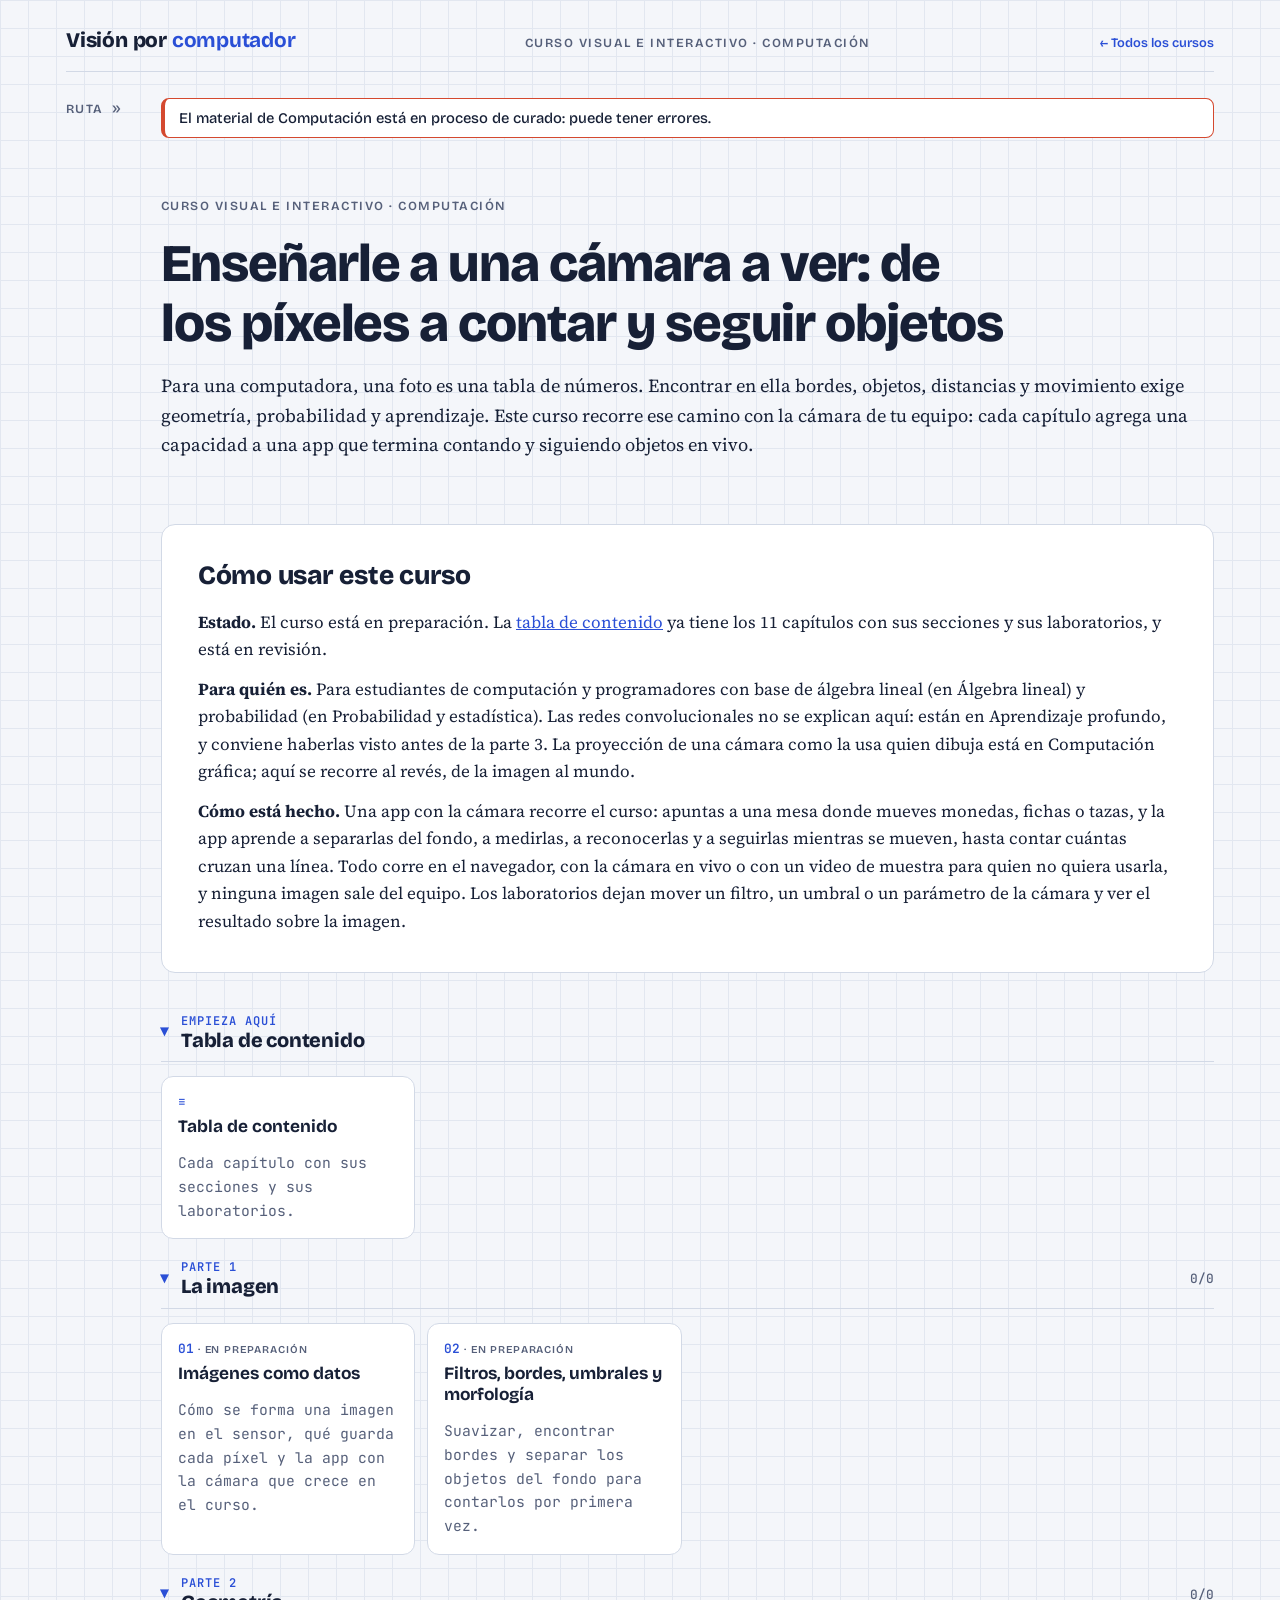
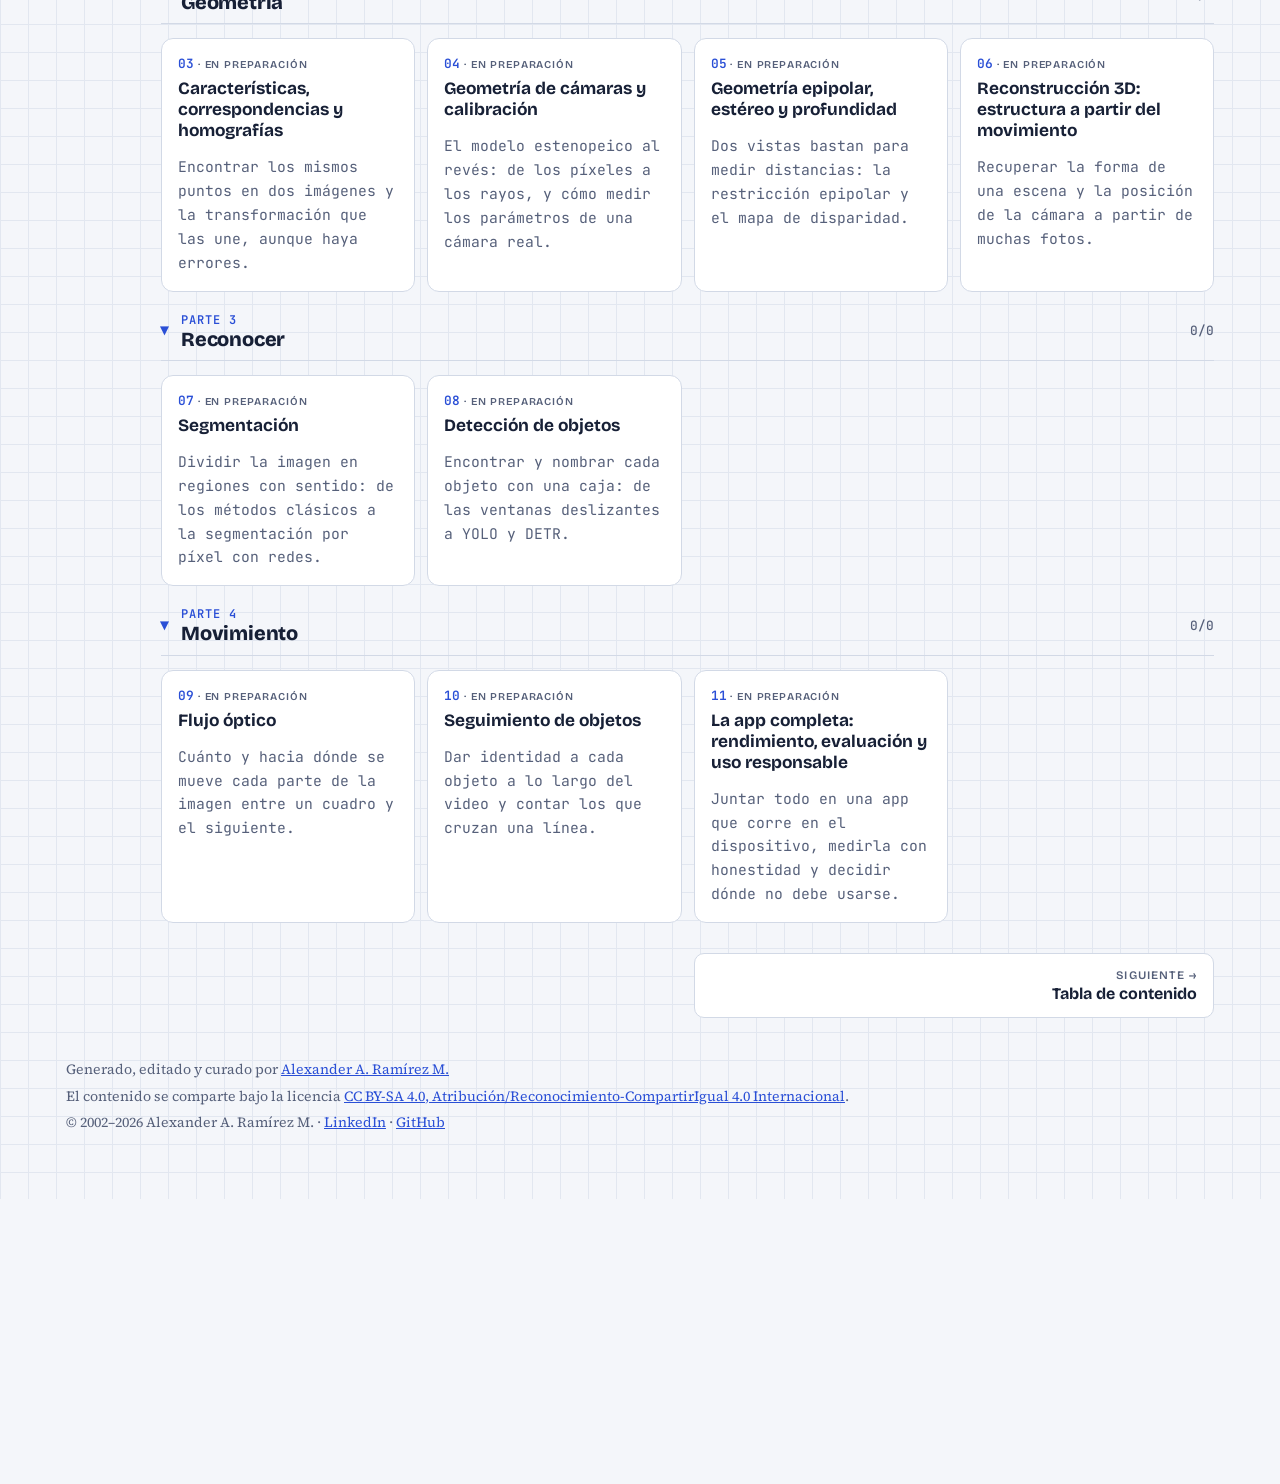
<file: index.html>
<!doctype html>
<html lang="es">
<head>
<!-- Google Tag Manager -->
<script>(function(w,d,s,l,i){w[l]=w[l]||[];w[l].push({'gtm.start':
new Date().getTime(),event:'gtm.js'});var f=d.getElementsByTagName(s)[0],
j=d.createElement(s),dl=l!='dataLayer'?'&l='+l:'';j.async=true;j.src=
'https://www.googletagmanager.com/gtm.js?id='+i+dl;f.parentNode.insertBefore(j,f);
})(window,document,'script','dataLayer','GTM-KX76XF8R');</script>
<!-- End Google Tag Manager -->
<meta charset="utf-8">
<meta name="viewport" content="width=device-width, initial-scale=1, viewport-fit=cover">
<title>Visión por computador</title>
<meta name="claude:viewport-fit-sides" content="cover">
<meta name="description" content="Cómo una computadora interpreta imágenes: filtros y bordes, características y correspondencias, geometría de cámaras y calibración, estéreo y reconstrucción 3D, flujo óptico, seguimiento, segmentación y detección de objetos, con una app que usa la cámara del lector.">
<link rel="preconnect" href="https://fonts.googleapis.com">
<link rel="preconnect" href="https://fonts.gstatic.com" crossorigin>
<link rel="stylesheet" href="https://fonts.googleapis.com/css2?family=Bricolage+Grotesque:opsz,wght@12..96,500;12..96,700;12..96,800&family=JetBrains+Mono:wght@400;600&family=Source+Serif+4:ital,opsz,wght@0,8..60,400;0,8..60,600;1,8..60,400;1,8..60,600&display=swap">
<link rel="stylesheet" href="assets/style.css">
</head>
<body>
<!-- Google Tag Manager (noscript) -->
<noscript><iframe src="https://www.googletagmanager.com/ns.html?id=GTM-KX76XF8R"
height="0" width="0" style="display:none;visibility:hidden"></iframe></noscript>
<!-- End Google Tag Manager (noscript) -->
<div class="wrap" data-page="index">
<header class="topbar"><a class="brand" href="index.html">Visión por <b>computador</b></a><span class="eyebrow">Curso visual e interactivo · Computación</span><a class="al-sitio" href="https://aaramirez.github.io/">← Todos los cursos</a></header>
<div class="layout">
<nav class="toc" id="toc" aria-label="Ruta de aprendizaje"></nav>
<main>

<p class="aviso-curado" role="note">El material de Computación está en proceso de curado: puede tener errores.</p>
<header class="hero">
  <span class="eyebrow">Curso visual e interactivo · Computación</span>
  <h1>Enseñarle a una cámara a ver: de los píxeles a contar y seguir objetos</h1>
  <p class="lede">Para una computadora, una foto es una tabla de números. Encontrar en ella bordes, objetos, distancias y movimiento exige geometría, probabilidad y aprendizaje. Este curso recorre ese camino con la cámara de tu equipo: cada capítulo agrega una capacidad a una app que termina contando y siguiendo objetos en vivo.</p>
</header>

<section>
  <h2>Cómo usar este curso</h2>
  <div class="prose">
    <p><b>Estado.</b> El curso está en preparación. La <a href="temario.html">tabla de contenido</a> ya tiene los 11 capítulos con sus secciones y sus laboratorios, y está en revisión.</p>
    <p><b>Para quién es.</b> Para estudiantes de computación y programadores con base de álgebra lineal (en Álgebra lineal) y probabilidad (en Probabilidad y estadística). Las redes convolucionales no se explican aquí: están en Aprendizaje profundo, y conviene haberlas visto antes de la parte 3. La proyección de una cámara como la usa quien dibuja está en Computación gráfica; aquí se recorre al revés, de la imagen al mundo.</p>
    <p><b>Cómo está hecho.</b> Una app con la cámara recorre el curso: apuntas a una mesa donde mueves monedas, fichas o tazas, y la app aprende a separarlas del fondo, a medirlas, a reconocerlas y a seguirlas mientras se mueven, hasta contar cuántas cruzan una línea. Todo corre en el navegador, con la cámara en vivo o con un video de muestra para quien no quiera usarla, y ninguna imagen sale del equipo. Los laboratorios dejan mover un filtro, un umbral o un parámetro de la cámara y ver el resultado sobre la imagen.</p>
  </div>
</section>

<details class="stage" id="temario" open><summary><h2><span class="pn">Empieza aquí</span> Tabla de contenido</h2></summary>
  <div class="mods">
    <a class="mod" href="temario.html"><span class="n">≡</span><b>Tabla de contenido</b><p>Cada capítulo con sus secciones y sus laboratorios.</p></a>
  </div>
</details>

<details class="stage" id="parte-1" open><summary><h2><span class="pn">Parte 1</span> La imagen</h2><span class="cuenta" data-etapa-cuenta="1"></span></summary>
  <div class="mods">
    <div class="mod soon" data-id="imagenes-como-datos"><span class="n">01</span><b>Imágenes como datos</b><p>Cómo se forma una imagen en el sensor, qué guarda cada píxel y la app con la cámara que crece en el curso.</p></div>
    <div class="mod soon" data-id="filtros-bordes-y-regiones"><span class="n">02</span><b>Filtros, bordes, umbrales y morfología</b><p>Suavizar, encontrar bordes y separar los objetos del fondo para contarlos por primera vez.</p></div>
  </div>
</details>

<details class="stage" id="parte-2" open><summary><h2><span class="pn">Parte 2</span> Geometría</h2><span class="cuenta" data-etapa-cuenta="2"></span></summary>
  <div class="mods">
    <div class="mod soon" data-id="caracteristicas-y-correspondencias"><span class="n">03</span><b>Características, correspondencias y homografías</b><p>Encontrar los mismos puntos en dos imágenes y la transformación que las une, aunque haya errores.</p></div>
    <div class="mod soon" data-id="geometria-de-camaras"><span class="n">04</span><b>Geometría de cámaras y calibración</b><p>El modelo estenopeico al revés: de los píxeles a los rayos, y cómo medir los parámetros de una cámara real.</p></div>
    <div class="mod soon" data-id="estereo-y-profundidad"><span class="n">05</span><b>Geometría epipolar, estéreo y profundidad</b><p>Dos vistas bastan para medir distancias: la restricción epipolar y el mapa de disparidad.</p></div>
    <div class="mod soon" data-id="reconstruccion-3d"><span class="n">06</span><b>Reconstrucción 3D: estructura a partir del movimiento</b><p>Recuperar la forma de una escena y la posición de la cámara a partir de muchas fotos.</p></div>
  </div>
</details>

<details class="stage" id="parte-3" open><summary><h2><span class="pn">Parte 3</span> Reconocer</h2><span class="cuenta" data-etapa-cuenta="3"></span></summary>
  <div class="mods">
    <div class="mod soon" data-id="segmentacion"><span class="n">07</span><b>Segmentación</b><p>Dividir la imagen en regiones con sentido: de los métodos clásicos a la segmentación por píxel con redes.</p></div>
    <div class="mod soon" data-id="deteccion-de-objetos"><span class="n">08</span><b>Detección de objetos</b><p>Encontrar y nombrar cada objeto con una caja: de las ventanas deslizantes a YOLO y DETR.</p></div>
  </div>
</details>

<details class="stage" id="parte-4" open><summary><h2><span class="pn">Parte 4</span> Movimiento</h2><span class="cuenta" data-etapa-cuenta="4"></span></summary>
  <div class="mods">
    <div class="mod soon" data-id="flujo-optico"><span class="n">09</span><b>Flujo óptico</b><p>Cuánto y hacia dónde se mueve cada parte de la imagen entre un cuadro y el siguiente.</p></div>
    <div class="mod soon" data-id="seguimiento"><span class="n">10</span><b>Seguimiento de objetos</b><p>Dar identidad a cada objeto a lo largo del video y contar los que cruzan una línea.</p></div>
    <div class="mod soon" data-id="la-app-completa"><span class="n">11</span><b>La app completa: rendimiento, evaluación y uso responsable</b><p>Juntar todo en una app que corre en el dispositivo, medirla con honestidad y decidir dónde no debe usarse.</p></div>
  </div>
</details>



<nav class="pager" id="pager" aria-label="Capítulo anterior y siguiente"></nav>
</main>
</div>
<footer><span>Generado, editado y curado por <a href="https://www.linkedin.com/in/alexander-ramirez-morales/" target="_blank" rel="noopener">Alexander A. Ramírez M.</a></span><span>El contenido se comparte bajo la licencia <a href="https://creativecommons.org/licenses/by-sa/4.0/deed.es" target="_blank" rel="noopener">CC BY-SA 4.0, Atribución/Reconocimiento-CompartirIgual 4.0 Internacional</a>.</span><span>© 2002–<span data-anio>2026</span> Alexander A. Ramírez M. · <a href="https://www.linkedin.com/in/alexander-ramirez-morales/" target="_blank" rel="noopener">LinkedIn</a> · <a href="https://github.com/aaramirez" target="_blank" rel="noopener">GitHub</a></span><script>document.querySelectorAll('[data-anio]').forEach(function (e) { e.textContent = new Date().getFullYear(); });</script></footer>
</div>
<script src="assets/lab.js"></script>
</body>
</html>
</file>
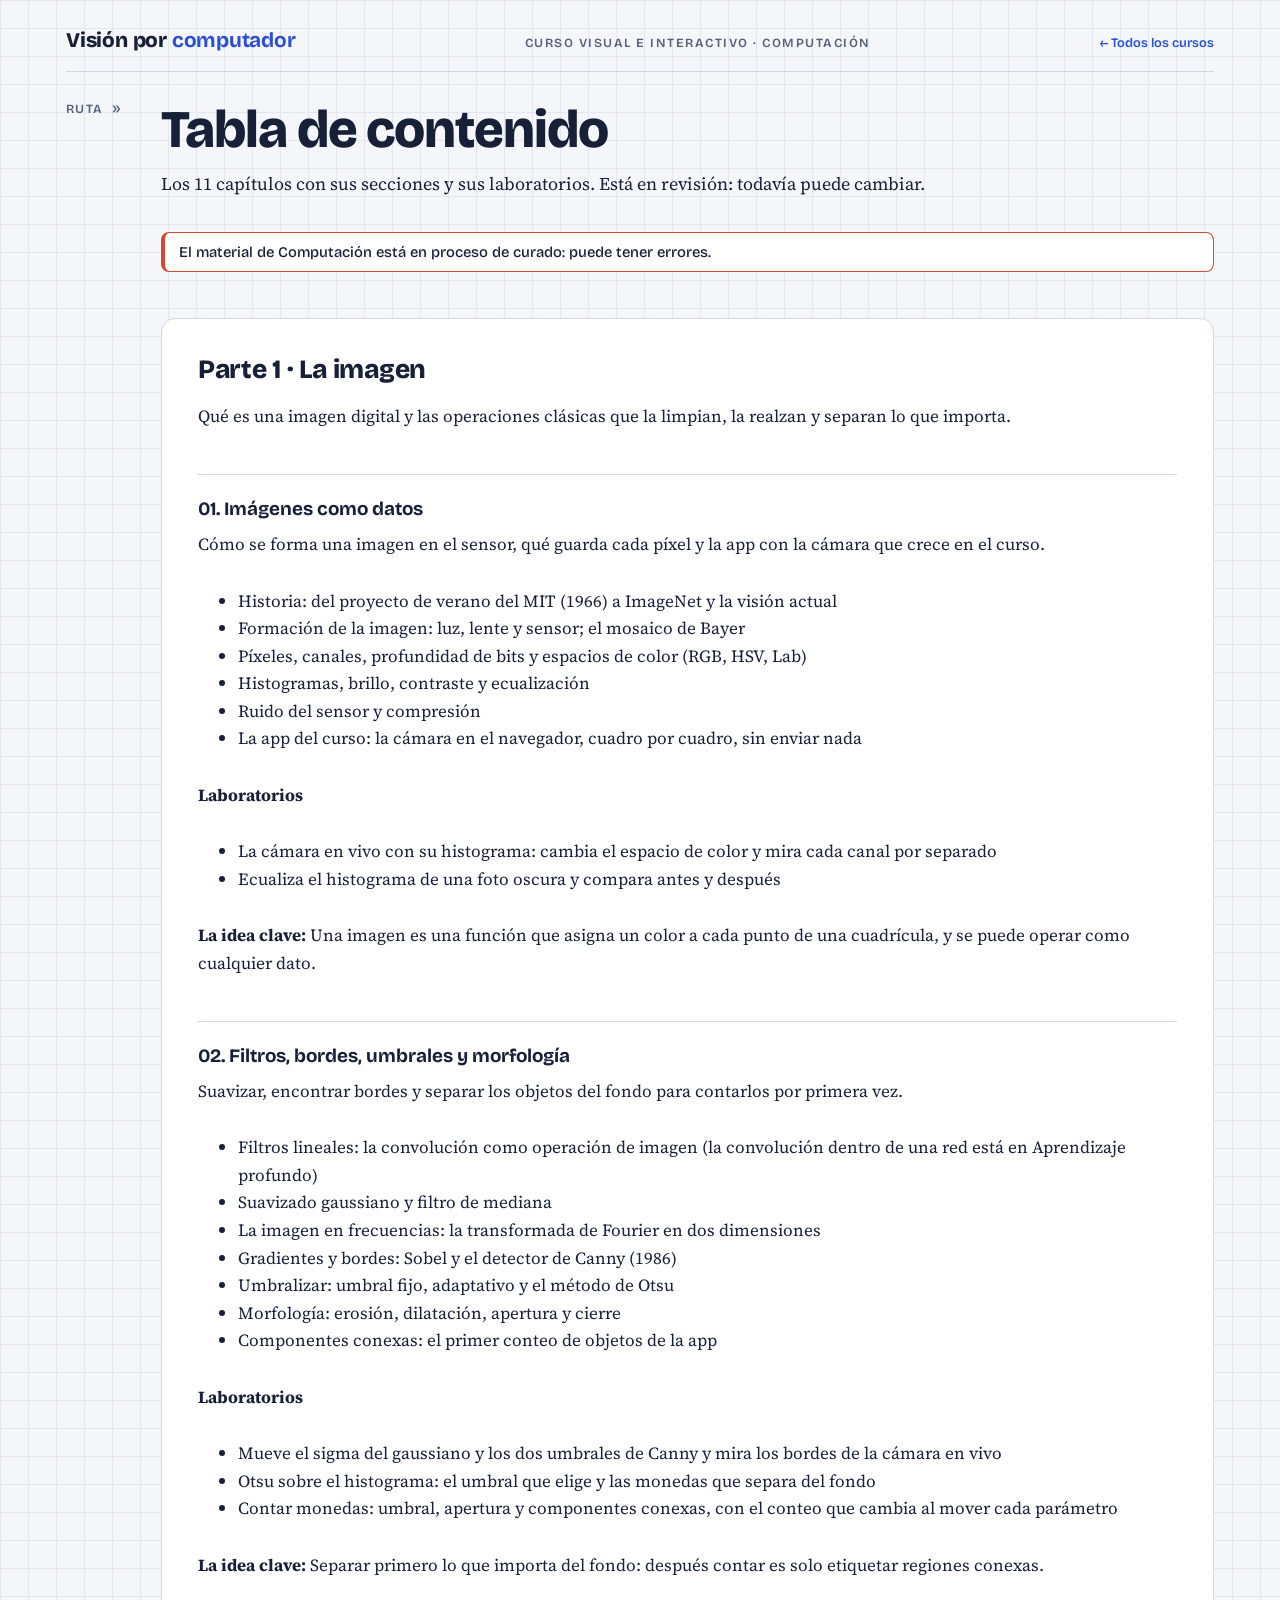
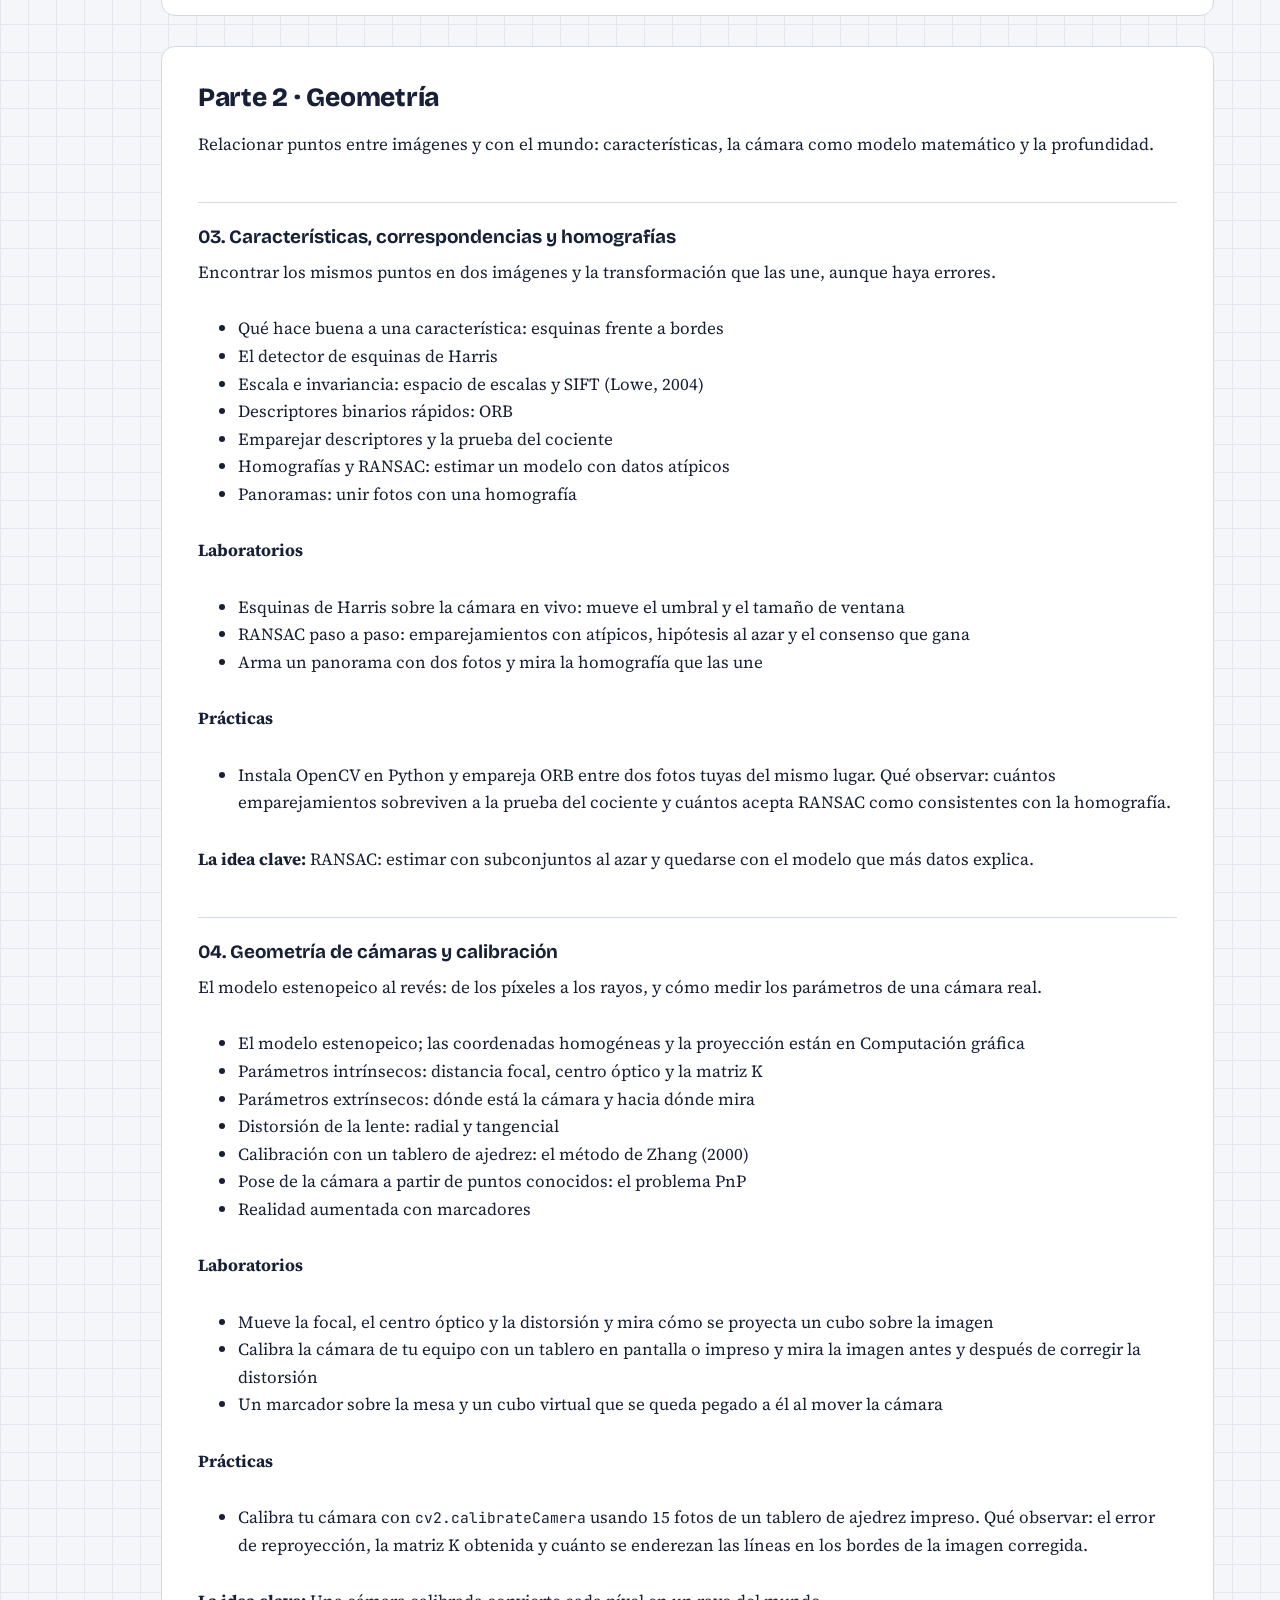
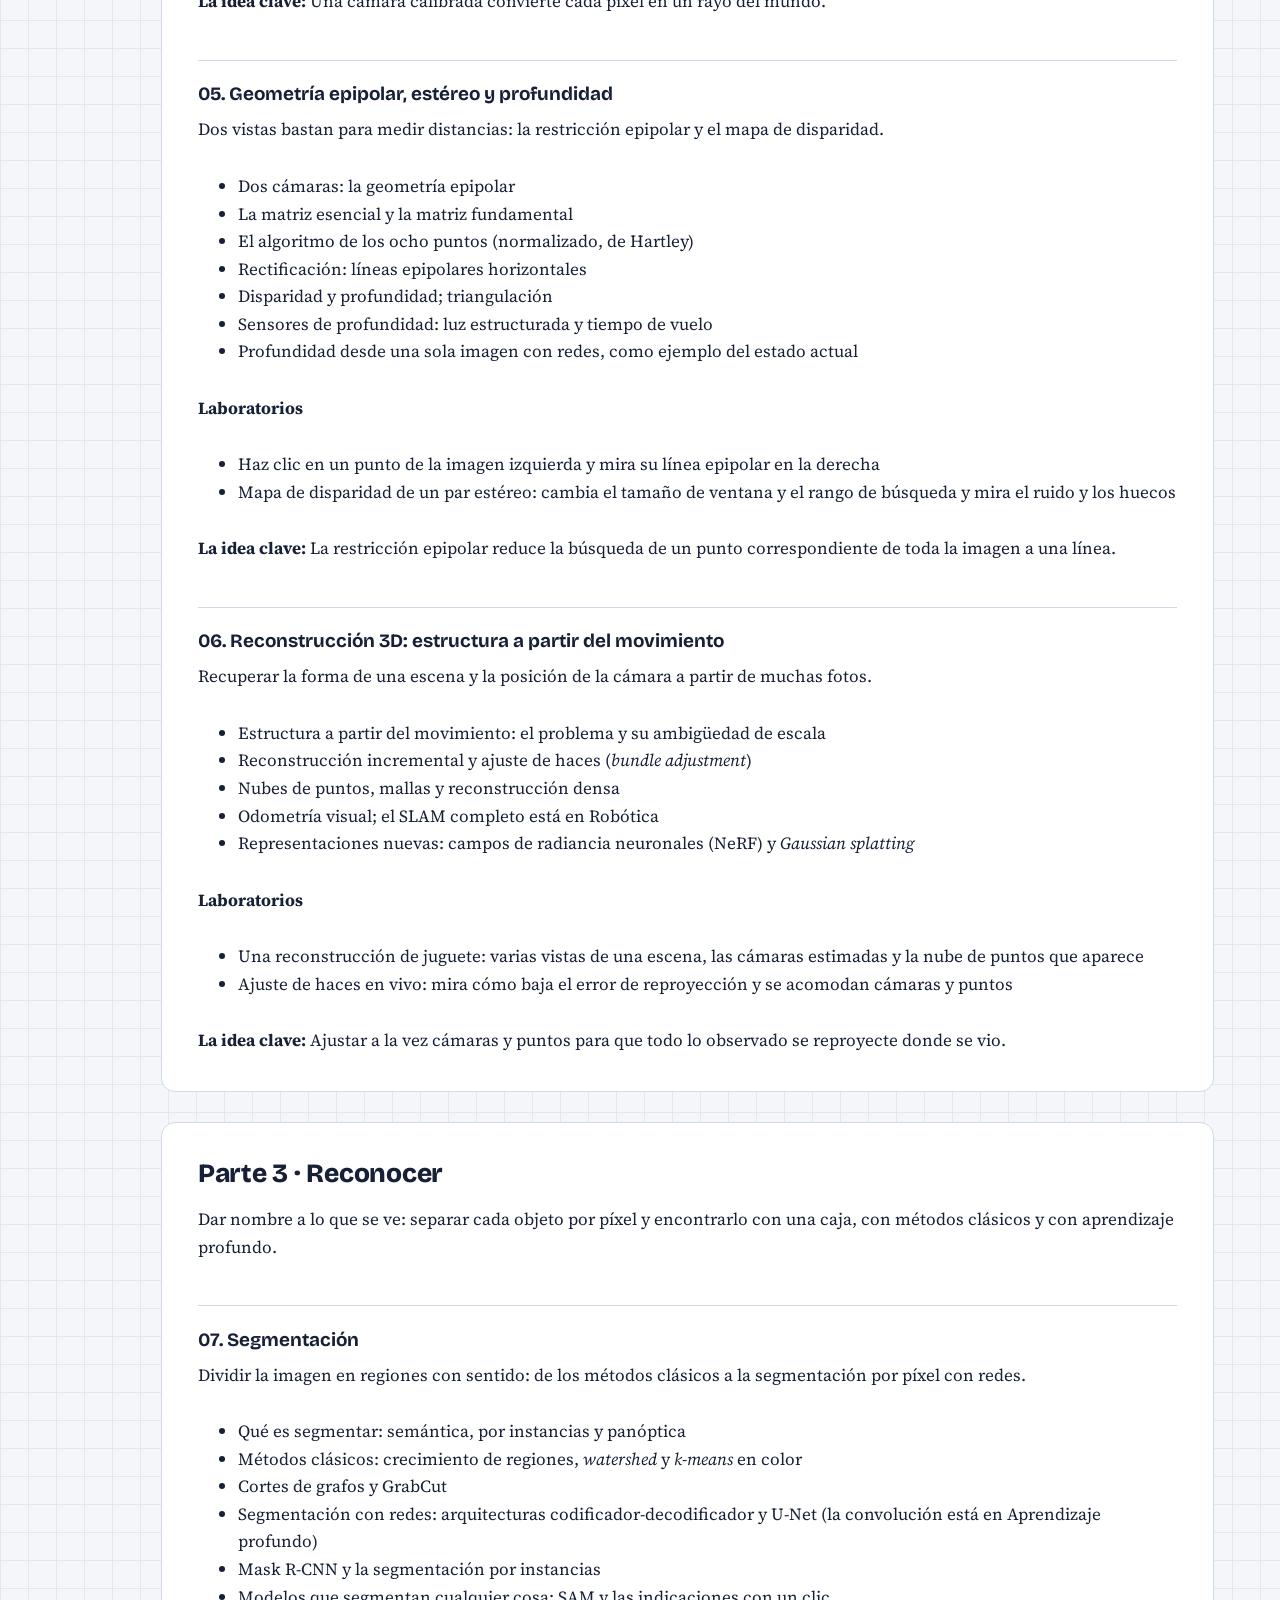
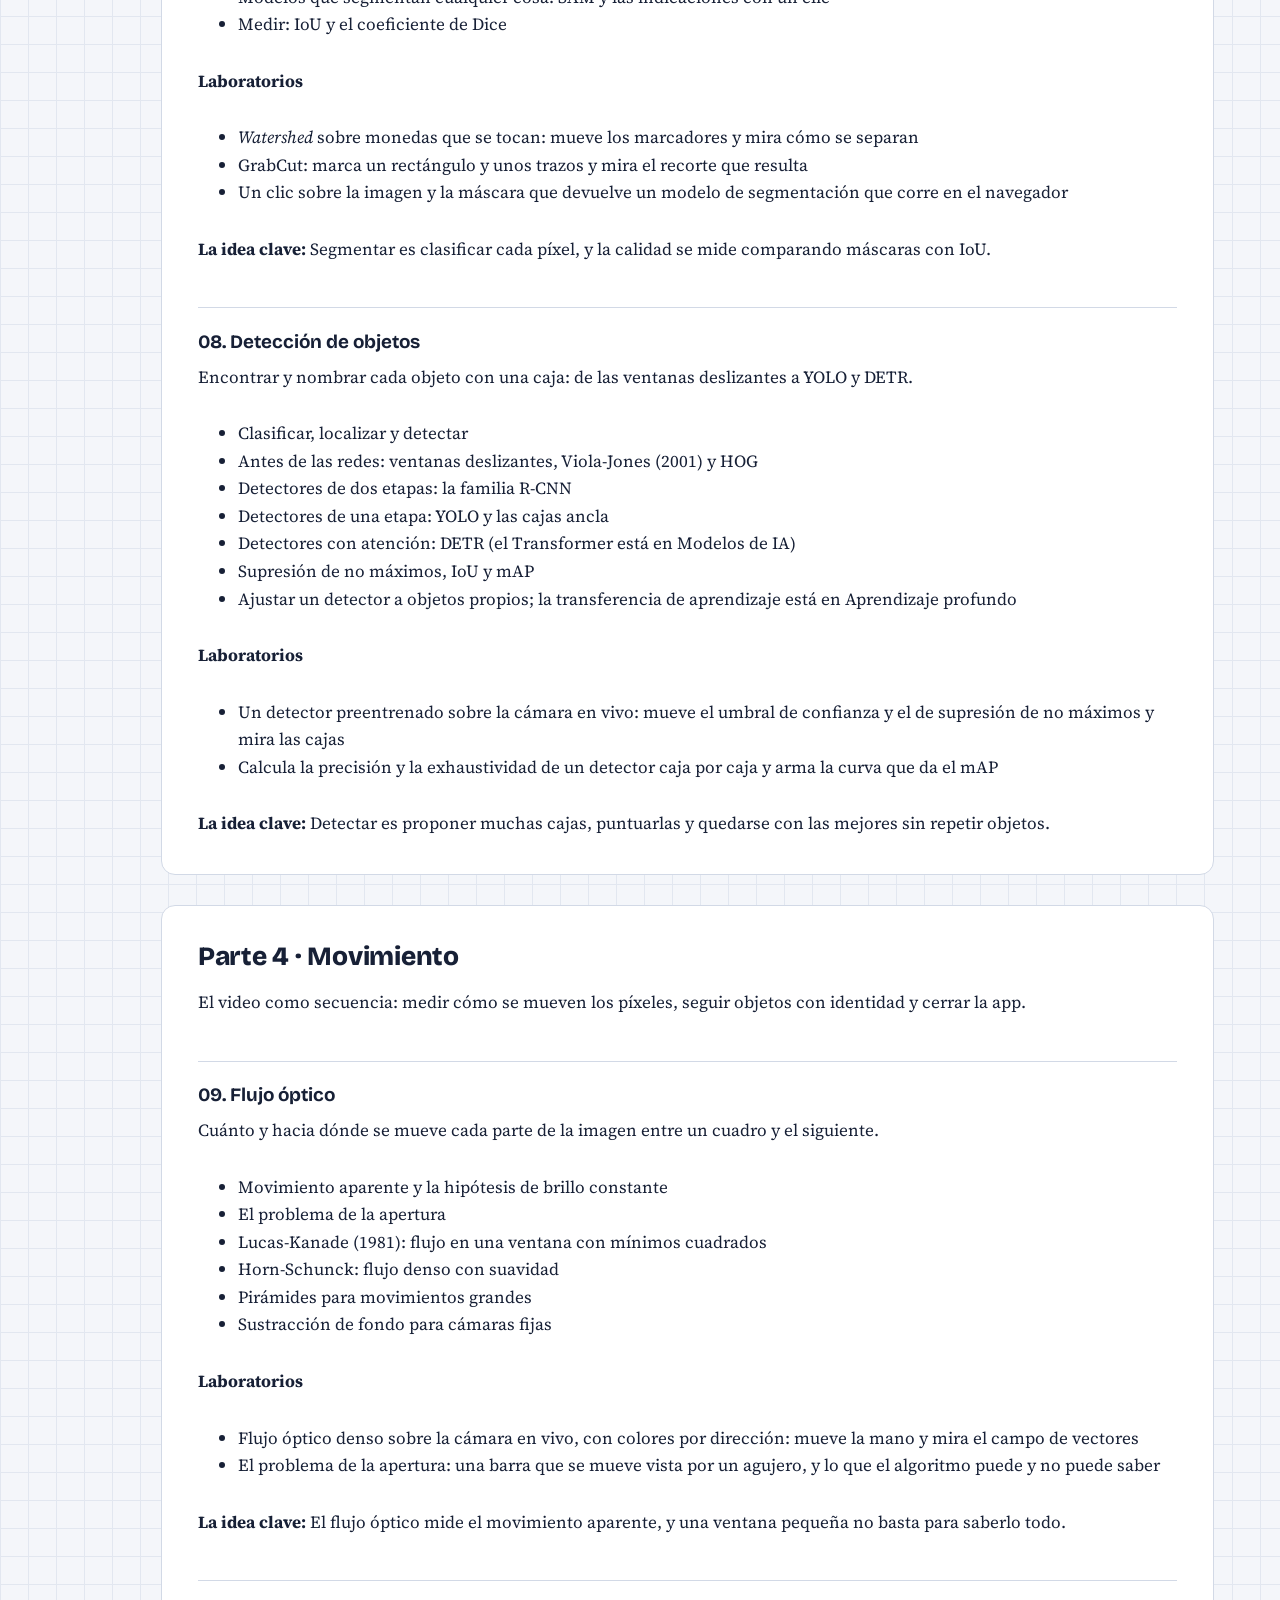
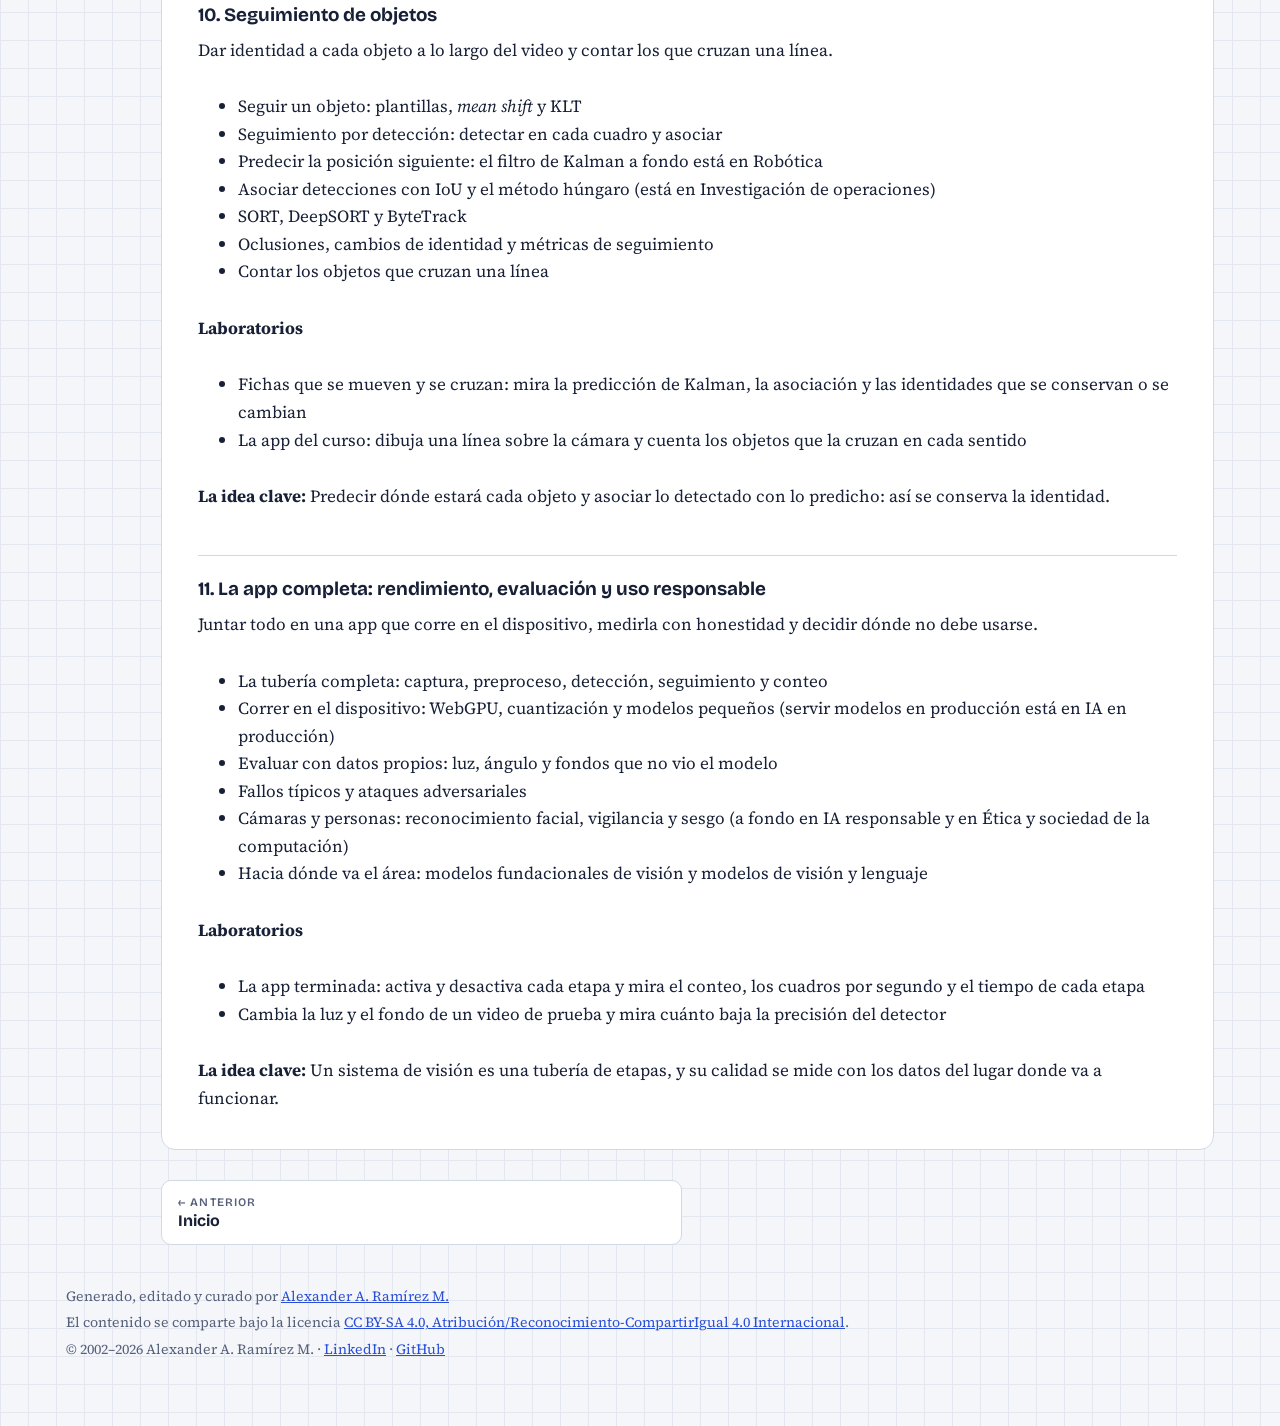
<file: temario.html>
<!doctype html>
<html lang="es">
<head>
<!-- Google Tag Manager -->
<script>(function(w,d,s,l,i){w[l]=w[l]||[];w[l].push({'gtm.start':
new Date().getTime(),event:'gtm.js'});var f=d.getElementsByTagName(s)[0],
j=d.createElement(s),dl=l!='dataLayer'?'&l='+l:'';j.async=true;j.src=
'https://www.googletagmanager.com/gtm.js?id='+i+dl;f.parentNode.insertBefore(j,f);
})(window,document,'script','dataLayer','GTM-KX76XF8R');</script>
<!-- End Google Tag Manager -->
<meta charset="utf-8">
<meta name="viewport" content="width=device-width, initial-scale=1, viewport-fit=cover">
<title>Tabla de contenido · Visión por computador · Visión por computador</title>
<meta name="claude:viewport-fit-sides" content="cover">
<meta name="description" content="Cómo una computadora interpreta imágenes: filtros y bordes, características y correspondencias, geometría de cámaras y calibración, estéreo y reconstrucción 3D, flujo óptico, seguimiento, segmentación y detección de objetos, con una app que usa la cámara del lector.">
<link rel="preconnect" href="https://fonts.googleapis.com">
<link rel="preconnect" href="https://fonts.gstatic.com" crossorigin>
<link rel="stylesheet" href="https://fonts.googleapis.com/css2?family=Bricolage+Grotesque:opsz,wght@12..96,500;12..96,700;12..96,800&family=JetBrains+Mono:wght@400;600&family=Source+Serif+4:ital,opsz,wght@0,8..60,400;0,8..60,600;1,8..60,400;1,8..60,600&display=swap">
<link rel="stylesheet" href="assets/style.css">
</head>
<body>
<!-- Google Tag Manager (noscript) -->
<noscript><iframe src="https://www.googletagmanager.com/ns.html?id=GTM-KX76XF8R"
height="0" width="0" style="display:none;visibility:hidden"></iframe></noscript>
<!-- End Google Tag Manager (noscript) -->
<div class="wrap" data-page="temario">
<header class="topbar"><a class="brand" href="index.html">Visión por <b>computador</b></a><span class="eyebrow">Curso visual e interactivo · Computación</span><a class="al-sitio" href="https://aaramirez.github.io/">← Todos los cursos</a></header>
<div class="layout">
<nav class="toc" id="toc" aria-label="Ruta de aprendizaje"></nav>
<main>
<header class="page-head"><h1>Tabla de contenido</h1><p class="lede">Los 11 capítulos con sus secciones y sus laboratorios. Está en revisión: todavía puede cambiar.</p></header>
<p class="aviso-curado" role="note">El material de Computación está en proceso de curado: puede tener errores.</p>
<section><h2>Parte 1 · La imagen</h2><div class="prose"><p>Qué es una imagen digital y las operaciones clásicas que la limpian, la realzan y separan lo que importa.</p><h3>01. Imágenes como datos</h3><p>Cómo se forma una imagen en el sensor, qué guarda cada píxel y la app con la cámara que crece en el curso.</p><ul><li>Historia: del proyecto de verano del MIT (1966) a ImageNet y la visión actual</li><li>Formación de la imagen: luz, lente y sensor; el mosaico de Bayer</li><li>Píxeles, canales, profundidad de bits y espacios de color (RGB, HSV, Lab)</li><li>Histogramas, brillo, contraste y ecualización</li><li>Ruido del sensor y compresión</li><li>La app del curso: la cámara en el navegador, cuadro por cuadro, sin enviar nada</li></ul><p><b>Laboratorios</b></p><ul><li>La cámara en vivo con su histograma: cambia el espacio de color y mira cada canal por separado</li><li>Ecualiza el histograma de una foto oscura y compara antes y después</li></ul><p><b>La idea clave:</b> Una imagen es una función que asigna un color a cada punto de una cuadrícula, y se puede operar como cualquier dato.</p><h3>02. Filtros, bordes, umbrales y morfología</h3><p>Suavizar, encontrar bordes y separar los objetos del fondo para contarlos por primera vez.</p><ul><li>Filtros lineales: la convolución como operación de imagen (la convolución dentro de una red está en Aprendizaje profundo)</li><li>Suavizado gaussiano y filtro de mediana</li><li>La imagen en frecuencias: la transformada de Fourier en dos dimensiones</li><li>Gradientes y bordes: Sobel y el detector de Canny (1986)</li><li>Umbralizar: umbral fijo, adaptativo y el método de Otsu</li><li>Morfología: erosión, dilatación, apertura y cierre</li><li>Componentes conexas: el primer conteo de objetos de la app</li></ul><p><b>Laboratorios</b></p><ul><li>Mueve el sigma del gaussiano y los dos umbrales de Canny y mira los bordes de la cámara en vivo</li><li>Otsu sobre el histograma: el umbral que elige y las monedas que separa del fondo</li><li>Contar monedas: umbral, apertura y componentes conexas, con el conteo que cambia al mover cada parámetro</li></ul><p><b>La idea clave:</b> Separar primero lo que importa del fondo: después contar es solo etiquetar regiones conexas.</p></div></section>
<section><h2>Parte 2 · Geometría</h2><div class="prose"><p>Relacionar puntos entre imágenes y con el mundo: características, la cámara como modelo matemático y la profundidad.</p><h3>03. Características, correspondencias y homografías</h3><p>Encontrar los mismos puntos en dos imágenes y la transformación que las une, aunque haya errores.</p><ul><li>Qué hace buena a una característica: esquinas frente a bordes</li><li>El detector de esquinas de Harris</li><li>Escala e invariancia: espacio de escalas y SIFT (Lowe, 2004)</li><li>Descriptores binarios rápidos: ORB</li><li>Emparejar descriptores y la prueba del cociente</li><li>Homografías y RANSAC: estimar un modelo con datos atípicos</li><li>Panoramas: unir fotos con una homografía</li></ul><p><b>Laboratorios</b></p><ul><li>Esquinas de Harris sobre la cámara en vivo: mueve el umbral y el tamaño de ventana</li><li>RANSAC paso a paso: emparejamientos con atípicos, hipótesis al azar y el consenso que gana</li><li>Arma un panorama con dos fotos y mira la homografía que las une</li></ul><p><b>Prácticas</b></p><ul><li>Instala OpenCV en Python y empareja ORB entre dos fotos tuyas del mismo lugar. Qué observar: cuántos emparejamientos sobreviven a la prueba del cociente y cuántos acepta RANSAC como consistentes con la homografía.</li></ul><p><b>La idea clave:</b> RANSAC: estimar con subconjuntos al azar y quedarse con el modelo que más datos explica.</p><h3>04. Geometría de cámaras y calibración</h3><p>El modelo estenopeico al revés: de los píxeles a los rayos, y cómo medir los parámetros de una cámara real.</p><ul><li>El modelo estenopeico; las coordenadas homogéneas y la proyección están en Computación gráfica</li><li>Parámetros intrínsecos: distancia focal, centro óptico y la matriz K</li><li>Parámetros extrínsecos: dónde está la cámara y hacia dónde mira</li><li>Distorsión de la lente: radial y tangencial</li><li>Calibración con un tablero de ajedrez: el método de Zhang (2000)</li><li>Pose de la cámara a partir de puntos conocidos: el problema PnP</li><li>Realidad aumentada con marcadores</li></ul><p><b>Laboratorios</b></p><ul><li>Mueve la focal, el centro óptico y la distorsión y mira cómo se proyecta un cubo sobre la imagen</li><li>Calibra la cámara de tu equipo con un tablero en pantalla o impreso y mira la imagen antes y después de corregir la distorsión</li><li>Un marcador sobre la mesa y un cubo virtual que se queda pegado a él al mover la cámara</li></ul><p><b>Prácticas</b></p><ul><li>Calibra tu cámara con <code>cv2.calibrateCamera</code> usando 15 fotos de un tablero de ajedrez impreso. Qué observar: el error de reproyección, la matriz K obtenida y cuánto se enderezan las líneas en los bordes de la imagen corregida.</li></ul><p><b>La idea clave:</b> Una cámara calibrada convierte cada píxel en un rayo del mundo.</p><h3>05. Geometría epipolar, estéreo y profundidad</h3><p>Dos vistas bastan para medir distancias: la restricción epipolar y el mapa de disparidad.</p><ul><li>Dos cámaras: la geometría epipolar</li><li>La matriz esencial y la matriz fundamental</li><li>El algoritmo de los ocho puntos (normalizado, de Hartley)</li><li>Rectificación: líneas epipolares horizontales</li><li>Disparidad y profundidad; triangulación</li><li>Sensores de profundidad: luz estructurada y tiempo de vuelo</li><li>Profundidad desde una sola imagen con redes, como ejemplo del estado actual</li></ul><p><b>Laboratorios</b></p><ul><li>Haz clic en un punto de la imagen izquierda y mira su línea epipolar en la derecha</li><li>Mapa de disparidad de un par estéreo: cambia el tamaño de ventana y el rango de búsqueda y mira el ruido y los huecos</li></ul><p><b>La idea clave:</b> La restricción epipolar reduce la búsqueda de un punto correspondiente de toda la imagen a una línea.</p><h3>06. Reconstrucción 3D: estructura a partir del movimiento</h3><p>Recuperar la forma de una escena y la posición de la cámara a partir de muchas fotos.</p><ul><li>Estructura a partir del movimiento: el problema y su ambigüedad de escala</li><li>Reconstrucción incremental y ajuste de haces (<i>bundle adjustment</i>)</li><li>Nubes de puntos, mallas y reconstrucción densa</li><li>Odometría visual; el SLAM completo está en Robótica</li><li>Representaciones nuevas: campos de radiancia neuronales (NeRF) y <i>Gaussian splatting</i></li></ul><p><b>Laboratorios</b></p><ul><li>Una reconstrucción de juguete: varias vistas de una escena, las cámaras estimadas y la nube de puntos que aparece</li><li>Ajuste de haces en vivo: mira cómo baja el error de reproyección y se acomodan cámaras y puntos</li></ul><p><b>La idea clave:</b> Ajustar a la vez cámaras y puntos para que todo lo observado se reproyecte donde se vio.</p></div></section>
<section><h2>Parte 3 · Reconocer</h2><div class="prose"><p>Dar nombre a lo que se ve: separar cada objeto por píxel y encontrarlo con una caja, con métodos clásicos y con aprendizaje profundo.</p><h3>07. Segmentación</h3><p>Dividir la imagen en regiones con sentido: de los métodos clásicos a la segmentación por píxel con redes.</p><ul><li>Qué es segmentar: semántica, por instancias y panóptica</li><li>Métodos clásicos: crecimiento de regiones, <i>watershed</i> y <i>k-means</i> en color</li><li>Cortes de grafos y GrabCut</li><li>Segmentación con redes: arquitecturas codificador-decodificador y U-Net (la convolución está en Aprendizaje profundo)</li><li>Mask R-CNN y la segmentación por instancias</li><li>Modelos que segmentan cualquier cosa: SAM y las indicaciones con un clic</li><li>Medir: IoU y el coeficiente de Dice</li></ul><p><b>Laboratorios</b></p><ul><li><i>Watershed</i> sobre monedas que se tocan: mueve los marcadores y mira cómo se separan</li><li>GrabCut: marca un rectángulo y unos trazos y mira el recorte que resulta</li><li>Un clic sobre la imagen y la máscara que devuelve un modelo de segmentación que corre en el navegador</li></ul><p><b>La idea clave:</b> Segmentar es clasificar cada píxel, y la calidad se mide comparando máscaras con IoU.</p><h3>08. Detección de objetos</h3><p>Encontrar y nombrar cada objeto con una caja: de las ventanas deslizantes a YOLO y DETR.</p><ul><li>Clasificar, localizar y detectar</li><li>Antes de las redes: ventanas deslizantes, Viola-Jones (2001) y HOG</li><li>Detectores de dos etapas: la familia R-CNN</li><li>Detectores de una etapa: YOLO y las cajas ancla</li><li>Detectores con atención: DETR (el Transformer está en Modelos de IA)</li><li>Supresión de no máximos, IoU y mAP</li><li>Ajustar un detector a objetos propios; la transferencia de aprendizaje está en Aprendizaje profundo</li></ul><p><b>Laboratorios</b></p><ul><li>Un detector preentrenado sobre la cámara en vivo: mueve el umbral de confianza y el de supresión de no máximos y mira las cajas</li><li>Calcula la precisión y la exhaustividad de un detector caja por caja y arma la curva que da el mAP</li></ul><p><b>La idea clave:</b> Detectar es proponer muchas cajas, puntuarlas y quedarse con las mejores sin repetir objetos.</p></div></section>
<section><h2>Parte 4 · Movimiento</h2><div class="prose"><p>El video como secuencia: medir cómo se mueven los píxeles, seguir objetos con identidad y cerrar la app.</p><h3>09. Flujo óptico</h3><p>Cuánto y hacia dónde se mueve cada parte de la imagen entre un cuadro y el siguiente.</p><ul><li>Movimiento aparente y la hipótesis de brillo constante</li><li>El problema de la apertura</li><li>Lucas-Kanade (1981): flujo en una ventana con mínimos cuadrados</li><li>Horn-Schunck: flujo denso con suavidad</li><li>Pirámides para movimientos grandes</li><li>Sustracción de fondo para cámaras fijas</li></ul><p><b>Laboratorios</b></p><ul><li>Flujo óptico denso sobre la cámara en vivo, con colores por dirección: mueve la mano y mira el campo de vectores</li><li>El problema de la apertura: una barra que se mueve vista por un agujero, y lo que el algoritmo puede y no puede saber</li></ul><p><b>La idea clave:</b> El flujo óptico mide el movimiento aparente, y una ventana pequeña no basta para saberlo todo.</p><h3>10. Seguimiento de objetos</h3><p>Dar identidad a cada objeto a lo largo del video y contar los que cruzan una línea.</p><ul><li>Seguir un objeto: plantillas, <i>mean shift</i> y KLT</li><li>Seguimiento por detección: detectar en cada cuadro y asociar</li><li>Predecir la posición siguiente: el filtro de Kalman a fondo está en Robótica</li><li>Asociar detecciones con IoU y el método húngaro (está en Investigación de operaciones)</li><li>SORT, DeepSORT y ByteTrack</li><li>Oclusiones, cambios de identidad y métricas de seguimiento</li><li>Contar los objetos que cruzan una línea</li></ul><p><b>Laboratorios</b></p><ul><li>Fichas que se mueven y se cruzan: mira la predicción de Kalman, la asociación y las identidades que se conservan o se cambian</li><li>La app del curso: dibuja una línea sobre la cámara y cuenta los objetos que la cruzan en cada sentido</li></ul><p><b>La idea clave:</b> Predecir dónde estará cada objeto y asociar lo detectado con lo predicho: así se conserva la identidad.</p><h3>11. La app completa: rendimiento, evaluación y uso responsable</h3><p>Juntar todo en una app que corre en el dispositivo, medirla con honestidad y decidir dónde no debe usarse.</p><ul><li>La tubería completa: captura, preproceso, detección, seguimiento y conteo</li><li>Correr en el dispositivo: WebGPU, cuantización y modelos pequeños (servir modelos en producción está en IA en producción)</li><li>Evaluar con datos propios: luz, ángulo y fondos que no vio el modelo</li><li>Fallos típicos y ataques adversariales</li><li>Cámaras y personas: reconocimiento facial, vigilancia y sesgo (a fondo en IA responsable y en Ética y sociedad de la computación)</li><li>Hacia dónde va el área: modelos fundacionales de visión y modelos de visión y lenguaje</li></ul><p><b>Laboratorios</b></p><ul><li>La app terminada: activa y desactiva cada etapa y mira el conteo, los cuadros por segundo y el tiempo de cada etapa</li><li>Cambia la luz y el fondo de un video de prueba y mira cuánto baja la precisión del detector</li></ul><p><b>La idea clave:</b> Un sistema de visión es una tubería de etapas, y su calidad se mide con los datos del lugar donde va a funcionar.</p></div></section>
<nav class="pager" id="pager" aria-label="Capítulo anterior y siguiente"></nav>
</main>
</div>
<footer><span>Generado, editado y curado por <a href="https://www.linkedin.com/in/alexander-ramirez-morales/" target="_blank" rel="noopener">Alexander A. Ramírez M.</a></span><span>El contenido se comparte bajo la licencia <a href="https://creativecommons.org/licenses/by-sa/4.0/deed.es" target="_blank" rel="noopener">CC BY-SA 4.0, Atribución/Reconocimiento-CompartirIgual 4.0 Internacional</a>.</span><span>© 2002–<span data-anio>2026</span> Alexander A. Ramírez M. · <a href="https://www.linkedin.com/in/alexander-ramirez-morales/" target="_blank" rel="noopener">LinkedIn</a> · <a href="https://github.com/aaramirez" target="_blank" rel="noopener">GitHub</a></span><script>document.querySelectorAll('[data-anio]').forEach(function (e) { e.textContent = new Date().getFullYear(); });</script></footer>
</div>
<script src="assets/lab.js"></script>

</body>
</html>
</file>
<file: assets/style.css>
/* Cuaderno cuadriculado: índice lateral fijo (ruta de aprendizaje) + columna de lectura con laboratorios interactivos */
:root{
  --paper:#f4f6fa; --card:#ffffff; --ink:#172036; --muted:#56607a; --line:#d2d9e6; --grid:#e2e7f0;
  --accent:#2a4fd6; --accent-soft:#e4eaff; --warm:#d4492f; --warm-soft:#fde7e1; --good:#16845a; --good-soft:#dff3ea;
  --mark:rgba(255,206,46,.5);
  --f-display:"Bricolage Grotesque","Segoe UI",system-ui,sans-serif;
  --f-body:"Source Serif 4",Georgia,"Times New Roman",serif;
  --f-mono:"JetBrains Mono",ui-monospace,Consolas,monospace;
}
@media (prefers-color-scheme: dark){
  :root:not([data-theme="light"]){
    --paper:#0e1422; --card:#151d2f; --ink:#e5eaf6; --muted:#9ba6c3; --line:#2b3651; --grid:#1b2438;
    --accent:#8aa4ff; --accent-soft:#1e2a4d; --warm:#ff8166; --warm-soft:#3a2026; --good:#55cf98; --good-soft:#163328;
    --mark:rgba(240,196,40,.32); color-scheme:dark;
  }
}
:root[data-theme="dark"]{
  --paper:#0e1422; --card:#151d2f; --ink:#e5eaf6; --muted:#9ba6c3; --line:#2b3651; --grid:#1b2438;
  --accent:#8aa4ff; --accent-soft:#1e2a4d; --warm:#ff8166; --warm-soft:#3a2026; --good:#55cf98; --good-soft:#163328;
  --mark:rgba(240,196,40,.32); color-scheme:dark;
}
*{box-sizing:border-box}
html{scroll-behavior:smooth;scroll-padding-top:72px}
@media (prefers-reduced-motion: reduce){html{scroll-behavior:auto}}
body{
  margin:0;background-color:var(--paper);color:var(--ink);
  background-image:linear-gradient(var(--grid) 1px,transparent 1px),linear-gradient(90deg,var(--grid) 1px,transparent 1px);
  background-size:28px 28px;
  font:400 17px/1.62 var(--f-body);
}
body::before{content:"";position:fixed;inset:0 0 auto;height:env(safe-area-inset-top,0px);z-index:10;background:var(--paper)}
a{color:var(--accent)}
a:focus-visible,button:focus-visible,input:focus-visible,summary:focus-visible{outline:2px solid var(--accent);outline-offset:2px;border-radius:4px}
.wrap{max-width:1180px;margin:0 auto;padding-left:max(16px,env(safe-area-inset-left,0px));padding-right:max(16px,env(safe-area-inset-right,0px));padding-block:28px 64px}
h1,h2,h3{font-family:var(--f-display);text-wrap:balance;line-height:1.12;margin:0}
h1{font-size:clamp(2rem,5vw,3.3rem);font-weight:800;letter-spacing:-.02em}
h2{font-size:clamp(1.6rem,3.4vw,2.2rem);font-weight:800;letter-spacing:-.01em}
h3{font-size:1.18rem;font-weight:700}
p{margin:0}
var,.v{font-family:var(--f-body);font-style:italic}
.bf{font-weight:700;font-style:normal}
code,.mono{font-family:var(--f-mono);font-size:.86em}
code,pre,.mono{font-variant-ligatures:none}
blockquote{margin:0;padding:6px 0 6px 16px;border-left:3px solid var(--line);color:var(--muted);font-style:italic}
.hl{background:linear-gradient(transparent 58%,var(--mark) 58%);padding:0 .1em}
.eyebrow{font-family:var(--f-display);font-weight:600;font-size:.78rem;letter-spacing:.12em;text-transform:uppercase;color:var(--muted)}

/* Hero */
.hero{display:grid;gap:18px;padding-block:12px 34px}
.hero .lede{font-size:1.15rem;color:var(--ink)}
.eq-hero{display:flex;flex-wrap:wrap;align-items:flex-start;gap:6px 10px;margin-top:8px;padding:22px 20px 16px;background:var(--card);border:1px solid var(--line);border-radius:12px}
.eq-hero .op{font:400 clamp(2rem,6vw,3.4rem)/1 var(--f-body);color:var(--muted);padding-top:2px}
.tk{display:grid;justify-items:center;gap:6px;text-decoration:none;color:var(--ink);padding:2px 6px 6px;border-radius:8px;transition:background .15s}
.tk:hover{background:var(--accent-soft)}
.tk .sym{font:italic 600 clamp(2rem,6vw,3.4rem)/1 var(--f-body);color:var(--accent)}
.tk .sym.bf{font-style:normal}
.tk .lab{font:600 .72rem/1.2 var(--f-display);letter-spacing:.06em;text-transform:uppercase;color:var(--muted);text-align:center;border-top:2px solid var(--accent);padding-top:5px}
.eq-hero .train{flex-basis:100%;font-size:.98rem;color:var(--muted);border-top:1px dashed var(--line);padding-top:12px;margin-top:6px}

/* Layout */
.layout{display:grid;grid-template-columns:230px minmax(0,1fr);gap:40px;align-items:start}
.toc{position:sticky;top:calc(env(safe-area-inset-top,0px) + 16px);display:grid;gap:14px;font-family:var(--f-display)}
.toc ol{list-style:none;margin:0;padding:0;display:grid;gap:2px}
.toc a{display:grid;grid-template-columns:28px 1fr 16px;align-items:center;gap:6px;padding:7px 8px;border-radius:7px;color:var(--ink);text-decoration:none;font-size:.95rem;font-weight:500}
.toc a:hover{background:var(--card)}
.toc a.active{background:var(--card);box-shadow:inset 3px 0 0 var(--accent)}
.toc .n{font-family:var(--f-mono);font-size:.75rem;color:var(--muted)}
.toc .ck{width:14px;height:14px;border-radius:50%;border:1.5px solid var(--line)}
.toc a.done .ck{background:var(--good);border-color:var(--good)}
.prog{display:grid;gap:6px;font-size:.82rem;color:var(--muted)}
.prog .bar{height:6px;background:var(--line);border-radius:3px;overflow:hidden}
.prog .bar i{display:block;height:100%;width:0;background:var(--good);transition:width .3s}
@media (max-width:900px){
  .layout{grid-template-columns:minmax(0,1fr);gap:20px}
  .toc{top:env(safe-area-inset-top,0px);z-index:5;background:var(--paper);margin-inline:-16px;padding:8px 16px;border-bottom:1px solid var(--line)}
  .toc .ruta>summary{display:flex;align-items:baseline;gap:10px;cursor:pointer;padding:4px 0}
  .toc .ruta>summary .aqui{min-width:0;font-size:.92rem;font-weight:600;color:var(--ink);white-space:nowrap;overflow:hidden;text-overflow:ellipsis}
  .toc .ruta>summary::after{content:"▾";margin-left:auto;color:var(--muted)}
  .toc .ruta[open]>summary::after{content:"▴"}
  .toc .ruta[open]{max-height:72vh;overflow-y:auto;padding-bottom:8px}
}

/* Secciones */
main{display:grid;gap:30px;min-width:0}
section{background:var(--card);border:1px solid var(--line);border-radius:14px;padding:clamp(20px,4vw,36px);display:grid;gap:18px;min-width:0}
.sec-head{display:grid;gap:6px}
.sec-head .num{font:600 .8rem var(--f-mono);color:var(--accent)}
.prose{display:grid;gap:12px}
.cards{display:grid;grid-template-columns:repeat(auto-fit,minmax(min(100%,200px),1fr));gap:12px}
.fact{border:1px solid var(--line);border-radius:10px;padding:14px 16px;display:grid;gap:6px;align-content:start;background:var(--paper)}
.fact h3{font-size:1rem}
.fact .ex{font-family:var(--f-mono);font-size:.85rem;color:var(--accent)}
.fact p{font-size:.94rem}
.eq{font-size:1.25rem;padding:12px 16px;background:var(--paper);border-radius:8px;overflow-x:auto;white-space:nowrap}
.eq small{font-size:.8rem;color:var(--muted);font-family:var(--f-display);margin-left:10px;white-space:normal}
.ml{border-left:4px solid var(--good);background:var(--good-soft);padding:12px 16px;border-radius:0 8px 8px 0;display:grid;gap:4px}
.ml>b{font-family:var(--f-display);font-size:.78rem;letter-spacing:.1em;text-transform:uppercase;color:var(--good)}
.tbl{overflow-x:auto}
table{border-collapse:collapse;width:100%;font-size:.94rem}
th,td{text-align:left;padding:8px 10px;border-bottom:1px solid var(--line);vertical-align:top}
th{font-family:var(--f-display);font-size:.82rem;letter-spacing:.02em;color:var(--muted);font-weight:600}
td.num,th.num{text-align:right;font-family:var(--f-mono);font-variant-numeric:tabular-nums}
td .sym{font-size:1.2rem}

/* Laboratorios */
.lab{border:1.5px solid var(--accent);border-radius:12px;padding:16px;display:grid;gap:14px;min-width:0}
.lab-title{display:flex;align-items:baseline;gap:10px;flex-wrap:wrap}
.lab-title .tag{font:700 .7rem var(--f-display);letter-spacing:.12em;text-transform:uppercase;background:var(--accent);color:var(--card);padding:3px 8px;border-radius:4px}
.lab-title h3{font-size:1.05rem}
.lab canvas{width:100%;display:block;border-radius:8px;background:var(--card)}
.lab .hint{font-size:.9rem;color:var(--muted)}
.ctls{display:grid;grid-template-columns:repeat(auto-fit,minmax(min(100%,210px),1fr));gap:10px 18px}
.ctl{display:grid;grid-template-columns:1fr auto;align-items:center;gap:2px 10px;font:500 .86rem var(--f-display)}
.ctl input[type=range]{grid-column:1/-1;width:100%;accent-color:var(--accent)}
.ctl output{font-family:var(--f-mono);font-size:.85rem;color:var(--accent);font-variant-numeric:tabular-nums}
.btns{display:flex;flex-wrap:wrap;gap:6px}
button{font:600 .86rem var(--f-display);border:1px solid var(--line);background:var(--paper);color:var(--ink);padding:7px 12px;border-radius:7px;cursor:pointer}
button:hover{border-color:var(--accent)}
button[aria-pressed="true"]{background:var(--accent);color:var(--card);border-color:var(--accent)}
button.primary{background:var(--accent);color:var(--card);border-color:var(--accent)}
.readout{font-family:var(--f-mono);font-size:.88rem;background:var(--paper);border-radius:8px;padding:10px 12px;display:grid;gap:3px;font-variant-numeric:tabular-nums;overflow-x:auto}
.readout .big{font-size:1.05rem;color:var(--accent);font-weight:600}
.readout .warn{color:var(--warm);font-weight:600}
.readout .ok{color:var(--good);font-weight:600}
.split{display:grid;grid-template-columns:minmax(0,1.3fr) minmax(0,1fr);gap:16px;align-items:start}
@media (max-width:640px){.split{grid-template-columns:minmax(0,1fr)}}

/* Fracción */
.fbar{display:flex;height:34px;border-radius:6px;overflow:hidden;border:1px solid var(--line);gap:2px;background:var(--line)}
.fbar span{flex:1;background:var(--card)}
.fbar span.on{background:var(--accent)}
.trio{display:flex;flex-wrap:wrap;gap:8px 22px;align-items:baseline;font-family:var(--f-mono);font-size:1.25rem}
.trio em{font-style:normal;font-family:var(--f-display);font-size:.75rem;color:var(--muted);display:block;letter-spacing:.06em;text-transform:uppercase}

/* Matriz de confusión */
.cm{display:grid;grid-template-columns:auto 1fr 1fr;gap:4px;font-family:var(--f-display);font-size:.82rem;max-width:380px}
.cm .h{color:var(--muted);text-align:center;align-self:end;padding:4px}
.cm .rh{color:var(--muted);align-self:center;padding-right:6px;text-align:right}
.cm label{display:grid;gap:2px;padding:8px;border-radius:8px;font-weight:600}
.cm label.t{background:var(--good-soft)} .cm label.f{background:var(--warm-soft)}
.cm input{width:100%;font:600 1rem var(--f-mono);padding:4px 6px;border:1px solid var(--line);border-radius:5px;background:var(--card);color:var(--ink)}
.meters{display:grid;gap:8px}
.meter{display:grid;grid-template-columns:110px 1fr 58px;gap:8px;align-items:center;font-size:.86rem;font-family:var(--f-display)}
.meter .track{height:10px;background:var(--paper);border-radius:5px;overflow:hidden;border:1px solid var(--line)}
.meter .track i{display:block;height:100%;background:var(--accent)}
.meter output{font-family:var(--f-mono);text-align:right;font-variant-numeric:tabular-nums}

/* Multiplicación de matrices */
.mm{display:flex;flex-wrap:wrap;align-items:center;gap:12px;font-family:var(--f-mono);overflow-x:auto}
.mat{display:grid;gap:3px;padding:6px 8px;border-left:2px solid var(--ink);border-right:2px solid var(--ink);border-radius:6px}
.mat span{min-width:36px;text-align:center;padding:5px 4px;border-radius:5px;font-variant-numeric:tabular-nums}
.mat span.row{background:var(--accent-soft);color:var(--accent);font-weight:600}
.mat span.col{background:var(--warm-soft);color:var(--warm);font-weight:600}
.mat span.cell{background:var(--good-soft);color:var(--good);font-weight:600}
.mat span.q{color:var(--muted)}
.mm .x{font-size:1.3rem;color:var(--muted)}
.mm .dim{display:block;text-align:center;font-size:.72rem;color:var(--muted)}

/* Cadena */
.chain{display:flex;flex-wrap:wrap;align-items:center;gap:8px;font-family:var(--f-mono);font-size:.9rem}
.chain .box{border:1.5px solid var(--ink);border-radius:8px;padding:8px 12px;background:var(--card);text-align:center}
.chain .box small{display:block;font-family:var(--f-display);color:var(--muted);font-size:.72rem}
.chain .arr{color:var(--muted);text-align:center;font-size:.8rem}
.chain .arr b{display:block;color:var(--warm);font-weight:600}

/* Neurona */
.neuron svg{width:100%;height:auto;display:block}
.neuron text{font-family:var(--f-mono);font-size:13px;fill:var(--ink)}
.neuron .lbl{font-family:var(--f-display);font-size:11px;fill:var(--muted);letter-spacing:.05em}
.legend{display:flex;flex-wrap:wrap;gap:14px;font:500 .82rem var(--f-display);color:var(--muted)}
.legend i{display:inline-block;width:11px;height:11px;border-radius:50%;margin-right:5px;vertical-align:-1px}

/* Softmax */
.sm{display:grid;gap:8px}
.sm-row{display:grid;grid-template-columns:70px 1fr 64px;gap:10px;align-items:center;font:500 .9rem var(--f-display)}
.sm-row .track{height:22px;background:var(--paper);border:1px solid var(--line);border-radius:5px;overflow:hidden}
.sm-row .track i{display:block;height:100%;background:var(--accent);transition:width .15s}
.sm-row output{font-family:var(--f-mono);text-align:right}

/* Pasos */
.steps{list-style:none;margin:0;padding:0;display:grid;gap:8px;counter-reset:st}
.steps li{counter-increment:st;display:grid;grid-template-columns:34px 1fr;gap:10px;align-items:start}
.steps li::before{content:counter(st);font:700 .9rem var(--f-mono);color:var(--card);background:var(--ink);border-radius:50%;width:28px;height:28px;display:grid;place-items:center}

/* Quiz */
.quiz{display:grid;gap:8px}
.quiz h3{font-size:.8rem;letter-spacing:.12em;text-transform:uppercase;color:var(--muted)}
details{border:1px dashed var(--line);border-radius:8px;padding:10px 14px;background:var(--paper)}
summary{cursor:pointer;font-weight:600}
details p{margin-top:8px;color:var(--good);font-family:var(--f-mono);font-size:.9rem}

/* Videos */
.vids{display:flex;flex-wrap:wrap;gap:8px;align-items:center}
.vids>span{font:600 .74rem var(--f-display);letter-spacing:.1em;text-transform:uppercase;color:var(--muted);margin-right:4px}
.vid{display:inline-flex;align-items:center;gap:7px;font:500 .86rem var(--f-display);text-decoration:none;color:var(--ink);border:1px solid var(--line);border-radius:999px;padding:5px 12px 5px 9px;background:var(--paper)}
.vid::before{content:"";width:0;height:0;border-left:8px solid var(--warm);border-top:5px solid transparent;border-bottom:5px solid transparent}
.vid:hover{border-color:var(--warm)}
.vid small{color:var(--muted);font-size:.74rem}
.chan{display:grid;grid-template-columns:repeat(auto-fit,minmax(min(100%,250px),1fr));gap:12px}
.chan a{display:grid;gap:4px;text-decoration:none;color:var(--ink);border:1px solid var(--line);border-radius:10px;padding:14px;background:var(--paper)}
.chan a:hover{border-color:var(--warm)}
.chan b{font-family:var(--f-display);font-size:1.02rem}
.chan .lang{font:600 .7rem var(--f-display);letter-spacing:.1em;text-transform:uppercase;color:var(--warm)}
.chan p{font-size:.9rem;color:var(--muted)}

.got{display:flex;align-items:center;gap:10px;font:600 .92rem var(--f-display);border-top:1px solid var(--line);padding-top:14px;cursor:pointer}
.got input{width:20px;height:20px;accent-color:var(--good)}
footer{margin-top:40px;font-size:.88rem;color:var(--muted);display:grid;gap:4px}

/* ---- Sitio de varias páginas ---- */
.topbar{display:flex;flex-wrap:wrap;align-items:baseline;justify-content:space-between;gap:6px 16px;padding-bottom:18px;border-bottom:1px solid var(--line)}
.topbar .al-sitio{font:600 .8rem var(--f-display);color:var(--accent);text-decoration:none;white-space:nowrap}
.topbar .al-sitio:hover{text-decoration:underline}
.brand{font:800 1.3rem var(--f-display);color:var(--ink);text-decoration:none;letter-spacing:-.01em}
.brand b{color:var(--accent)}
.layout{margin-top:26px}
.toc ol{position:relative}
.toc details{border:0;border-radius:0;padding:0;background:none}
.toc summary{color:inherit;font-weight:inherit}
.toc{grid-template-columns:minmax(0,1fr)}
.toc .ruta{display:grid;grid-template-columns:minmax(0,1fr);gap:6px;min-width:0}
.toc summary{list-style:none}
.toc summary::-webkit-details-marker{display:none}
.toc .ruta>summary{display:flex;align-items:baseline}
@media (min-width:901px){.toc .ruta>summary{cursor:pointer;padding-bottom:4px;gap:8px}.toc .ruta>summary .aqui{display:none}.toc .ruta>summary::after{content:"«";color:var(--muted);font:600 .9rem var(--f-mono)}.toc .ruta:not([open])>summary::after{content:"»"}.toc .ruta>summary:hover .eyebrow{color:var(--accent)}.layout.toc-cerrada{grid-template-columns:auto minmax(0,1fr)}}
.toc .etapa>summary{display:flex;align-items:center;justify-content:space-between;gap:8px;padding:8px;border-radius:7px;cursor:pointer;font-size:.8rem;font-weight:700;color:var(--muted);letter-spacing:.02em}
.toc .etapa>summary::before{content:"▸";display:inline-block;width:12px;transition:transform .15s}
.toc .etapa[open]>summary::before{transform:rotate(90deg)}
.toc .etapa>summary>span:first-child{flex:1}
.toc .etapa>summary:hover{background:var(--card);color:var(--ink)}
.toc .etapa[open]>summary{color:var(--ink)}
.toc .etapa .cuenta{font:500 .72rem var(--f-mono);color:var(--muted)}
.toc .etapa>ol{padding-left:6px;margin-bottom:6px}
@media (prefers-reduced-motion: reduce){.toc .etapa>summary::before{transition:none}}
.page-head{display:grid;gap:10px;padding-block:2px 4px}
.page-head .num{font:600 .8rem var(--f-mono);color:var(--accent);letter-spacing:.06em}
.page-head .lede{font-size:1.12rem}
main section>h2{font-size:clamp(1.3rem,2.6vw,1.65rem)}
figure{margin:0}
.fig{display:grid;gap:6px;min-width:0}
.cap{font:600 .8rem/1.35 var(--f-display);letter-spacing:.02em;color:var(--muted)}
.cap .fa{color:var(--accent)} .cap .fw{color:var(--warm)}
.twin{display:grid;grid-template-columns:minmax(0,1fr) minmax(0,1fr);gap:14px}
@media (max-width:640px){.twin{grid-template-columns:minmax(0,1fr)}}
.got{border:1px solid var(--line);border-radius:10px;padding:14px 18px;background:var(--card)}
.pager{display:grid;grid-template-columns:1fr 1fr;gap:12px}
.pager a{display:grid;gap:2px;padding:14px 16px;border:1px solid var(--line);border-radius:10px;background:var(--card);text-decoration:none;color:var(--ink);font:700 1rem var(--f-display)}
.pager a small{font-weight:600;color:var(--muted);font-size:.72rem;letter-spacing:.1em;text-transform:uppercase}
.pager a.next{grid-column:2;text-align:right}
.pager a:hover{border-color:var(--accent)}
.stage{display:grid;gap:12px}
details.stage{display:block;border:0;border-radius:0;padding:0;background:none}
details.stage>summary{list-style:none;display:flex;align-items:center;gap:12px;padding:10px 0;border-bottom:1px solid var(--line)}
details.stage>summary::-webkit-details-marker{display:none}
details.stage>summary::before{content:"▸";color:var(--accent);font-size:1rem;transition:transform .15s}
details.stage[open]>summary::before{transform:rotate(90deg)}
details.stage>summary>h2{flex:1;min-width:0;font-size:1.25rem}
details.stage>summary:hover h2{color:var(--accent)}
details.stage .cuenta{font:500 .8rem var(--f-mono);color:var(--muted)}
details.stage>.mods{margin-top:14px}
details.stage+details.stage{margin-top:-20px}
@media (prefers-reduced-motion: reduce){details.stage>summary::before{transition:none}}
.stage>h2{font-size:1.25rem}
.mods{display:grid;grid-template-columns:repeat(auto-fill,minmax(min(100%,240px),1fr));gap:12px}
.mod{display:grid;gap:6px;align-content:start;padding:16px;border:1px solid var(--line);border-radius:12px;background:var(--card);text-decoration:none;color:var(--ink);position:relative}
.mod:hover{border-color:var(--accent)}
.mod .n{font:600 .8rem var(--f-mono);color:var(--accent)}
.mod b{font:700 1.08rem var(--f-display)}
.mod p{font-size:.92rem;color:var(--muted)}
.mod.done{border-color:var(--good)}
.mod.done::after{content:"Lo tengo claro";position:absolute;top:15px;right:16px;font:600 .66rem var(--f-display);letter-spacing:.08em;text-transform:uppercase;color:var(--good)}
.ref3b{border:1px solid var(--line);border-radius:10px;overflow:hidden}
.ref3b-h{display:flex;flex-wrap:wrap;justify-content:space-between;gap:4px 12px;align-items:baseline;padding:10px 14px;background:var(--accent-soft)}
.ref3b-h b{font:700 .95rem var(--f-display);color:var(--accent)}
.ref3b-h span{font:500 .78rem var(--f-display);color:var(--muted)}
.ref3b ul{list-style:none;margin:0;padding:0}
.ref3b li{display:grid;gap:2px;padding:10px 14px;border-top:1px solid var(--line)}
.ref3b li a{font:600 .95rem var(--f-display);text-decoration:none}
.ref3b li a:hover{text-decoration:underline}
.ref3b li span{font-size:.9rem;color:var(--muted)}
.compare td:first-child{font-family:var(--f-display);font-weight:600;color:var(--muted);font-size:.85rem}
.cards{grid-template-columns:repeat(auto-fit,minmax(min(100%,170px),1fr))}

/* ---- Ejercicios resueltos ---- */
.ej-item{border:1px solid var(--line);border-radius:12px;background:var(--paper);padding:16px 18px;display:grid;gap:12px;min-width:0}
.ej-q{display:flex;gap:12px;align-items:flex-start;min-width:0}
.ej-n{flex:none;width:30px;height:30px;border-radius:50%;background:var(--accent);color:var(--card);display:grid;place-items:center;font-family:var(--f-mono);font-weight:600;font-size:.85rem}
.ej-q>div{min-width:0}
.ej-q>div>b{display:block;font-family:var(--f-display);margin-bottom:4px}
.ej-sol{background:var(--card)}
.ej-sol p{color:inherit;font-family:var(--f-body);font-size:1rem}
.ej-steps{margin:10px 0 0 1.3em;display:grid;gap:8px}
.ej-steps .eq{font-size:1.05rem;margin-top:6px;white-space:normal}
.ej-sol p.ej-res{font-family:var(--f-mono);color:var(--good);font-weight:600;font-size:.95rem}
.ej-sol p.ej-ml{border-left:3px solid var(--warm);padding-left:10px;color:var(--muted)}

/* Curso telco: el viaje de un clic y capítulos en preparación */
.trip{display:flex;flex-wrap:wrap;align-items:center;gap:8px 6px;margin-top:8px;padding:20px;background:var(--card);border:1px solid var(--line);border-radius:12px}
.hop{display:grid;gap:2px;text-decoration:none;color:var(--ink);border:1.5px solid var(--ink);border-radius:8px;padding:8px 12px;background:var(--paper);text-align:center;transition:background .15s,border-color .15s}
.hop:hover{background:var(--accent-soft);border-color:var(--accent)}
.hop b{font:700 1rem var(--f-display)}
.hop small{font:500 .72rem var(--f-display);color:var(--muted)}
.trip .arr{color:var(--accent);font:600 1.1rem var(--f-mono)}
.trip .train{flex-basis:100%;font-size:.98rem;color:var(--muted);border-top:1px dashed var(--line);padding-top:12px;margin:6px 0 0}
.stage h2 .pn{display:block;font:600 .75rem var(--f-mono);letter-spacing:.08em;text-transform:uppercase;color:var(--accent)}
.stage{scroll-margin-top:72px}
.mod.soon .n::after{content:" · En preparación";font:600 .66rem var(--f-display);letter-spacing:.08em;text-transform:uppercase;color:var(--muted)}
.toc .soon{display:grid;grid-template-columns:28px 1fr 16px;align-items:center;gap:6px;padding:7px 8px;border-radius:7px;color:var(--muted);font-size:.95rem;font-weight:500;cursor:default}
.toc .soon .n{font:600 .78rem var(--f-mono)}
.toc .soon .ck{visibility:hidden}
@media (max-width:900px){.toc .soon{grid-template-columns:auto auto 12px;white-space:nowrap;padding:6px 10px;font-size:.88rem}}

/* ===== Biblioteca visual del libro (ver docs/biblioteca-visual.md) ===== */
:root{
  --c-fis:#b86a00; --c-fis-s:#fff0d4; --c-enl:#13804f; --c-enl-s:#dcf2e7; --c-red:#2a4fd6; --c-red-s:#e4eaff;
  --c-tra:#7a3fc4; --c-tra-s:#efe5fb; --c-apl:#c2185b; --c-apl-s:#fbe3ee;
  --d-casa:#0b7f86; --d-casa-s:#d9f1f2; --d-oper:#2a4fd6; --d-oper-s:#e4eaff; --d-inet:#56607a; --d-inet-s:#e8ebf2;
  --d-sis:#b8461f; --d-sis-s:#fbe6dc;
}
@media (prefers-color-scheme: dark){
  :root:not([data-theme="light"]){
    --c-fis:#f0a742; --c-fis-s:#3a2a12; --c-enl:#55cf98; --c-enl-s:#163328; --c-red:#8aa4ff; --c-red-s:#1e2a4d;
    --c-tra:#b98cf2; --c-tra-s:#2c2140; --c-apl:#f27aa8; --c-apl-s:#3a1c2a;
    --d-casa:#4fc9cf; --d-casa-s:#123236; --d-oper:#8aa4ff; --d-oper-s:#1e2a4d; --d-inet:#9ba6c3; --d-inet-s:#222b40;
    --d-sis:#ff9a73; --d-sis-s:#3a2219;
  }
}
:root[data-theme="dark"]{
  --c-fis:#f0a742; --c-fis-s:#3a2a12; --c-enl:#55cf98; --c-enl-s:#163328; --c-red:#8aa4ff; --c-red-s:#1e2a4d;
  --c-tra:#b98cf2; --c-tra-s:#2c2140; --c-apl:#f27aa8; --c-apl-s:#3a1c2a;
  --d-casa:#4fc9cf; --d-casa-s:#123236; --d-oper:#8aa4ff; --d-oper-s:#1e2a4d; --d-inet:#9ba6c3; --d-inet-s:#222b40;
  --d-sis:#ff9a73; --d-sis-s:#3a2219;
}
.sprite{position:absolute;width:0;height:0;overflow:hidden}
.analogia{border-left:4px solid var(--accent);background:var(--accent-soft);padding:12px 16px;border-radius:0 8px 8px 0;display:grid;gap:4px}
.analogia>b:first-child{font-family:var(--f-display);font-size:.78rem;letter-spacing:.1em;text-transform:uppercase;color:var(--accent)}
.caso{border-left:4px solid var(--warm);background:var(--warm-soft);padding:12px 16px;border-radius:0 8px 8px 0;display:grid;gap:4px}
.caso>b:first-child{font-family:var(--f-display);font-size:.78rem;letter-spacing:.1em;text-transform:uppercase;color:var(--warm)}
.analogia p,.caso p,.ml p{margin:0}
.fig{margin:0;display:grid;gap:10px;background:var(--card);border:1px solid var(--line);border-radius:12px;padding:14px;min-width:0}
.fig .lienzo{overflow-x:auto}
.fig svg{display:block;width:100%;height:auto;font-family:var(--f-display)}
.fig figcaption{font-size:.9rem;color:var(--muted);line-height:1.45}
.fig .falta{color:var(--muted);font-style:italic}
.fig .t{fill:var(--ink);font-size:13px}
.fig .t-b{font-weight:700}
.fig .t-m{fill:var(--muted)}
.fig .t-s{font-size:11px}
.fig .t-xs{font-size:10px;letter-spacing:.06em}
.fig .t-mono{font-family:var(--f-mono);font-variant-ligatures:none}
.fig .caja{fill:var(--card);stroke:var(--line);stroke-width:1.2}
.fig .ln{stroke:var(--muted);stroke-width:1.4;fill:none}
.fig .ln-d{stroke-dasharray:4 4}
.fig .ico{color:var(--ink)}
.fig .fl-muted{fill:var(--muted)}
.fig .vida{stroke:var(--line);stroke-width:1.4;stroke-dasharray:3 5}
.fig a:hover .caja,.fig a:focus .caja{stroke:var(--accent);stroke-width:2}
.fig .pkt{fill:var(--warm)}
@media (prefers-reduced-motion: reduce){.fig .pkt{display:none}}
.fig .c-fis{fill:var(--c-fis-s);stroke:var(--c-fis)} .fig .k-fis{fill:var(--c-fis)} .fig .s-fis{stroke:var(--c-fis)}
.fig .c-enl{fill:var(--c-enl-s);stroke:var(--c-enl)} .fig .k-enl{fill:var(--c-enl)} .fig .s-enl{stroke:var(--c-enl)}
.fig .c-red{fill:var(--c-red-s);stroke:var(--c-red)} .fig .k-red{fill:var(--c-red)} .fig .s-red{stroke:var(--c-red)}
.fig .c-tra{fill:var(--c-tra-s);stroke:var(--c-tra)} .fig .k-tra{fill:var(--c-tra)} .fig .s-tra{stroke:var(--c-tra)}
.fig .c-apl{fill:var(--c-apl-s);stroke:var(--c-apl)} .fig .k-apl{fill:var(--c-apl)} .fig .s-apl{stroke:var(--c-apl)}
.fig .d-casa{fill:var(--d-casa-s);stroke:var(--d-casa)} .fig .k-casa{fill:var(--d-casa)}
.fig .d-oper{fill:var(--d-oper-s);stroke:var(--d-oper)} .fig .k-oper{fill:var(--d-oper)}
.fig .d-inet{fill:var(--d-inet-s);stroke:var(--d-inet)} .fig .k-inet{fill:var(--d-inet)}
.fig .d-sis{fill:var(--d-sis-s);stroke:var(--d-sis)} .fig .k-sis{fill:var(--d-sis)}
.fig .apagado{opacity:.28}
/* Lab cronómetro del clic */
.crono-bar{display:flex;height:38px;border-radius:8px;overflow:hidden;border:1px solid var(--line);background:var(--paper)}
.crono-bar i{display:block;height:100%;transition:width .3s ease;min-width:2px}
@media (prefers-reduced-motion: reduce){.crono-bar i{transition:none}}
.crono-ley{display:grid;grid-template-columns:repeat(auto-fill,minmax(min(100%,250px),1fr));gap:6px 14px;font:500 .86rem var(--f-display)}
.crono-ley span{display:flex;align-items:center;gap:8px}
.crono-ley i{width:12px;height:12px;border-radius:3px;flex:none}
.crono-ley b{margin-left:auto;font-family:var(--f-mono);font-weight:600;white-space:nowrap}
.crono-total{font:700 1.6rem var(--f-display)}
.crono-total small{font:500 .9rem var(--f-body);color:var(--muted);display:block}
.lab select{font:500 .92rem var(--f-display);padding:6px 8px;border:1px solid var(--line);border-radius:6px;background:var(--card);color:var(--ink);max-width:100%}
.lab .opciones{display:grid;grid-template-columns:repeat(auto-fill,minmax(min(100%,220px),1fr));gap:12px}
.lab .opciones label{display:grid;gap:4px;font:600 .82rem var(--f-display);color:var(--muted)}
section{grid-template-columns:minmax(0,1fr)}
.fig{grid-template-columns:minmax(0,1fr)}
.fig .lienzo{min-width:0}
.lab{grid-template-columns:minmax(0,1fr)}
.lab select{width:100%}
.lab .opciones label{min-width:0}
.prose code,.practica code,.investiga code,.pruebate code,.analogia code,.caso code,.ml code,.analogia a,.caso a,.ml a,.practica a,.investiga a,.pruebate a{overflow-wrap:anywhere}
[hidden]{display:none!important}
.lab>*{min-width:0}
.fig .k-warm{fill:var(--warm)} .fig .s-warm{stroke:var(--warm)}
.readout.texto{font-family:var(--f-body);white-space:normal}

/* ---- Prácticas y preguntas para investigar ---- */
.practica{border:1.5px dashed var(--good);border-radius:12px;padding:16px;display:grid;gap:10px;min-width:0;background:var(--card)}
.practica-title{display:flex;align-items:baseline;gap:10px;flex-wrap:wrap}
.practica-title .tag{font:700 .7rem var(--f-display);letter-spacing:.12em;text-transform:uppercase;background:var(--good);color:var(--card);padding:3px 8px;border-radius:4px}
.practica-title h3{font-size:1.05rem}
.practica pre{max-width:100%;overflow-x:auto}
.practica ol.steps,.practica ul{margin:0}
.investiga{display:grid;gap:8px;border:1px solid var(--line);border-radius:12px;padding:16px;background:var(--card)}
.investiga h3{font-size:.8rem;letter-spacing:.12em;text-transform:uppercase;color:var(--muted)}
.investiga ol{margin:0;padding-left:1.4em;display:grid;gap:8px}
.investiga li small{display:block;color:var(--muted);font-size:.85rem;margin-top:2px}
/* ---- Comandos: pestañas por sistema y copiar por línea ---- */
.cmds{border:1px solid var(--line);border-radius:10px;overflow:hidden;background:var(--paper);min-width:0}
.cmd-tabs{display:flex;flex-wrap:wrap;gap:2px;border-bottom:1px solid var(--line);background:var(--card);padding:4px 6px 0}
.cmd-tabs [role="tab"]{font:600 .8rem var(--f-display);padding:8px 12px;border:0;border-bottom:2px solid transparent;background:none;color:var(--muted);cursor:pointer;border-radius:6px 6px 0 0}
.cmd-tabs [role="tab"]:hover{color:var(--ink)}
.cmd-tabs [role="tab"][aria-selected="true"]{color:var(--ink);border-bottom-color:var(--good)}
.cmd-panel{display:grid;gap:6px;padding:10px 12px;min-width:0}
.cmd-panel[hidden]{display:none}
.cmd-nota{font-size:.82rem;color:var(--muted);margin:0}
.cmd-l{display:flex;align-items:center;gap:8px;min-width:0}
.cmd-l code{flex:1;min-width:0;overflow-x:auto;white-space:pre;font-size:.85rem;padding:7px 9px;background:var(--card);border:1px solid var(--line);border-radius:6px}
.cmd-c{font:.8rem var(--f-mono);color:var(--muted);padding:2px 2px 0;overflow-wrap:anywhere;font-variant-ligatures:none}
.copiar{flex:none;font:600 .74rem var(--f-display);padding:6px 10px;border:1px solid var(--line);border-radius:6px;background:var(--card);color:var(--ink);cursor:pointer}
.copiar:hover,.copiar:focus-visible{border-color:var(--good)}
.copiar.ok{background:var(--good);border-color:var(--good);color:var(--card)}
.code-copia{position:relative;min-width:0}
.code-copia pre{max-width:100%;overflow-x:auto}
.code-copia .copiar-todo{position:static;display:block;width:fit-content;margin:0 0 6px auto}
.code-lineas{display:flex;flex-wrap:wrap;justify-content:flex-end;align-items:center;gap:6px;margin:0 0 6px}
.code-lineas pre{flex:1 0 100%;margin:0;font-size:.86em;line-height:1.5;max-height:calc(30em + 18px);overflow-x:auto;overflow-y:auto;overscroll-behavior:contain;-webkit-overflow-scrolling:touch;scrollbar-width:thin;scrollbar-color:var(--muted) transparent;padding:8px 12px 8px 4px;background:var(--card);border:1px solid var(--line);border-radius:6px}
.code-lineas pre:focus-visible{outline:2px solid var(--accent);outline-offset:2px}
.code-lineas pre::-webkit-scrollbar{width:8px;height:8px}
.code-lineas pre::-webkit-scrollbar-thumb{background:var(--muted);border-radius:4px}
.code-lineas.abierto pre{max-height:none}
.code-lineas code{font-size:1em;counter-reset:ln}
.code-lineas .copiar-todo{margin:0}
.code-lineas .ver-todo{font-size:.78rem}
.code-lineas .ln{counter-increment:ln}
.code-lineas .ln::before{content:counter(ln);display:inline-block;width:3ch;margin-right:1.5ch;text-align:right;color:var(--muted);opacity:.7;user-select:none;-webkit-user-select:none}

/* ---- Libros de matemática: fórmulas, enunciados, demostraciones, ejercicios y prompts ---- */
.math-display{display:block;max-width:100%;overflow-x:auto;overflow-y:hidden;padding:6px 2px;margin:4px 0;text-align:center}
.math-display .katex-display{margin:0}
.math-display.con-numero{display:flex;align-items:center;gap:10px;overflow:visible;padding:6px 0}
.math-display.con-numero .formula{flex:1 1 0;width:0;min-width:0;overflow-x:auto;overflow-y:hidden}
.math-display.con-numero .eq-num{flex:none;font:500 .92rem var(--f-mono);color:var(--muted)}
.math-display:not([data-tex]),.math:not([data-tex]){font-family:var(--f-mono);font-size:.92em}
.enunciado{border-left:4px solid var(--accent);background:var(--card);padding:12px 16px;border-radius:0 8px 8px 0;display:grid;gap:6px;min-width:0;scroll-margin-top:24px}
.enunciado-definicion{border-left-color:var(--good)}
.enunciado-ejemplo{border-left-color:var(--warm)}
.enunciado-observacion{border-left-color:var(--line)}
.enunciado-teorema,.enunciado-proposicion,.enunciado-corolario,.enunciado-lema{background:var(--accent-soft)}
.enunciado p,.ejercicio p{margin:0}
.enunciado-t{font-family:var(--f-display)}
.enunciado-t b{font-weight:700}
.enunciado-t .nombre,.enunciado-t .nivel{color:var(--muted);font-weight:500}
.enunciado-t .nivel{letter-spacing:.1em}
.ejercicio{border:1px solid var(--line);border-radius:10px;padding:12px 16px;background:var(--card);display:grid;gap:6px;min-width:0;scroll-margin-top:24px}
details.demostracion,details.pista,details.solucion{background:var(--card);border-style:solid}
details.demostracion summary,details.pista summary,details.solucion summary{cursor:pointer;font:600 .95rem var(--f-display)}
details.demostracion p,details.pista p,details.solucion p{color:var(--ink);font-family:var(--f-body);font-size:1rem;margin-top:8px}
details.demostracion .qed{text-align:right;color:var(--muted)}
details.pista,details.solucion{margin-top:-8px}
.ref{white-space:nowrap}
.ref.falta{color:var(--warm);font-family:var(--f-mono);font-size:.9em}
.prompt{border:1.5px dashed var(--accent);border-radius:12px;padding:16px;display:grid;gap:10px;min-width:0;background:var(--card)}
.prompt-title{display:flex;align-items:baseline;gap:10px;flex-wrap:wrap}
.prompt-title .tag{font:700 .7rem var(--f-display);letter-spacing:.12em;text-transform:uppercase;background:var(--accent);color:var(--card);padding:3px 8px;border-radius:4px}
.prompt pre{white-space:pre-wrap}
.indice-enunciados{list-style:none;padding:0;display:grid;gap:4px}
.indice-enunciados a{text-decoration:none}

/* ---- Aviso del curso (por ejemplo, material en proceso de curado) ---- */
.aviso-curado{margin:0 0 16px;padding:10px 14px;border:1px solid var(--warm);border-left:4px solid var(--warm);border-radius:8px;background:var(--card);font:500 .92rem var(--f-display);color:var(--ink)}

/* ---- Propio de este curso ---- */
/* Tabla de contenido: separa cada capítulo */
[data-page="temario"] .prose h3{margin-top:2rem;padding-top:1.4rem;border-top:1px solid var(--line)}
</file>
